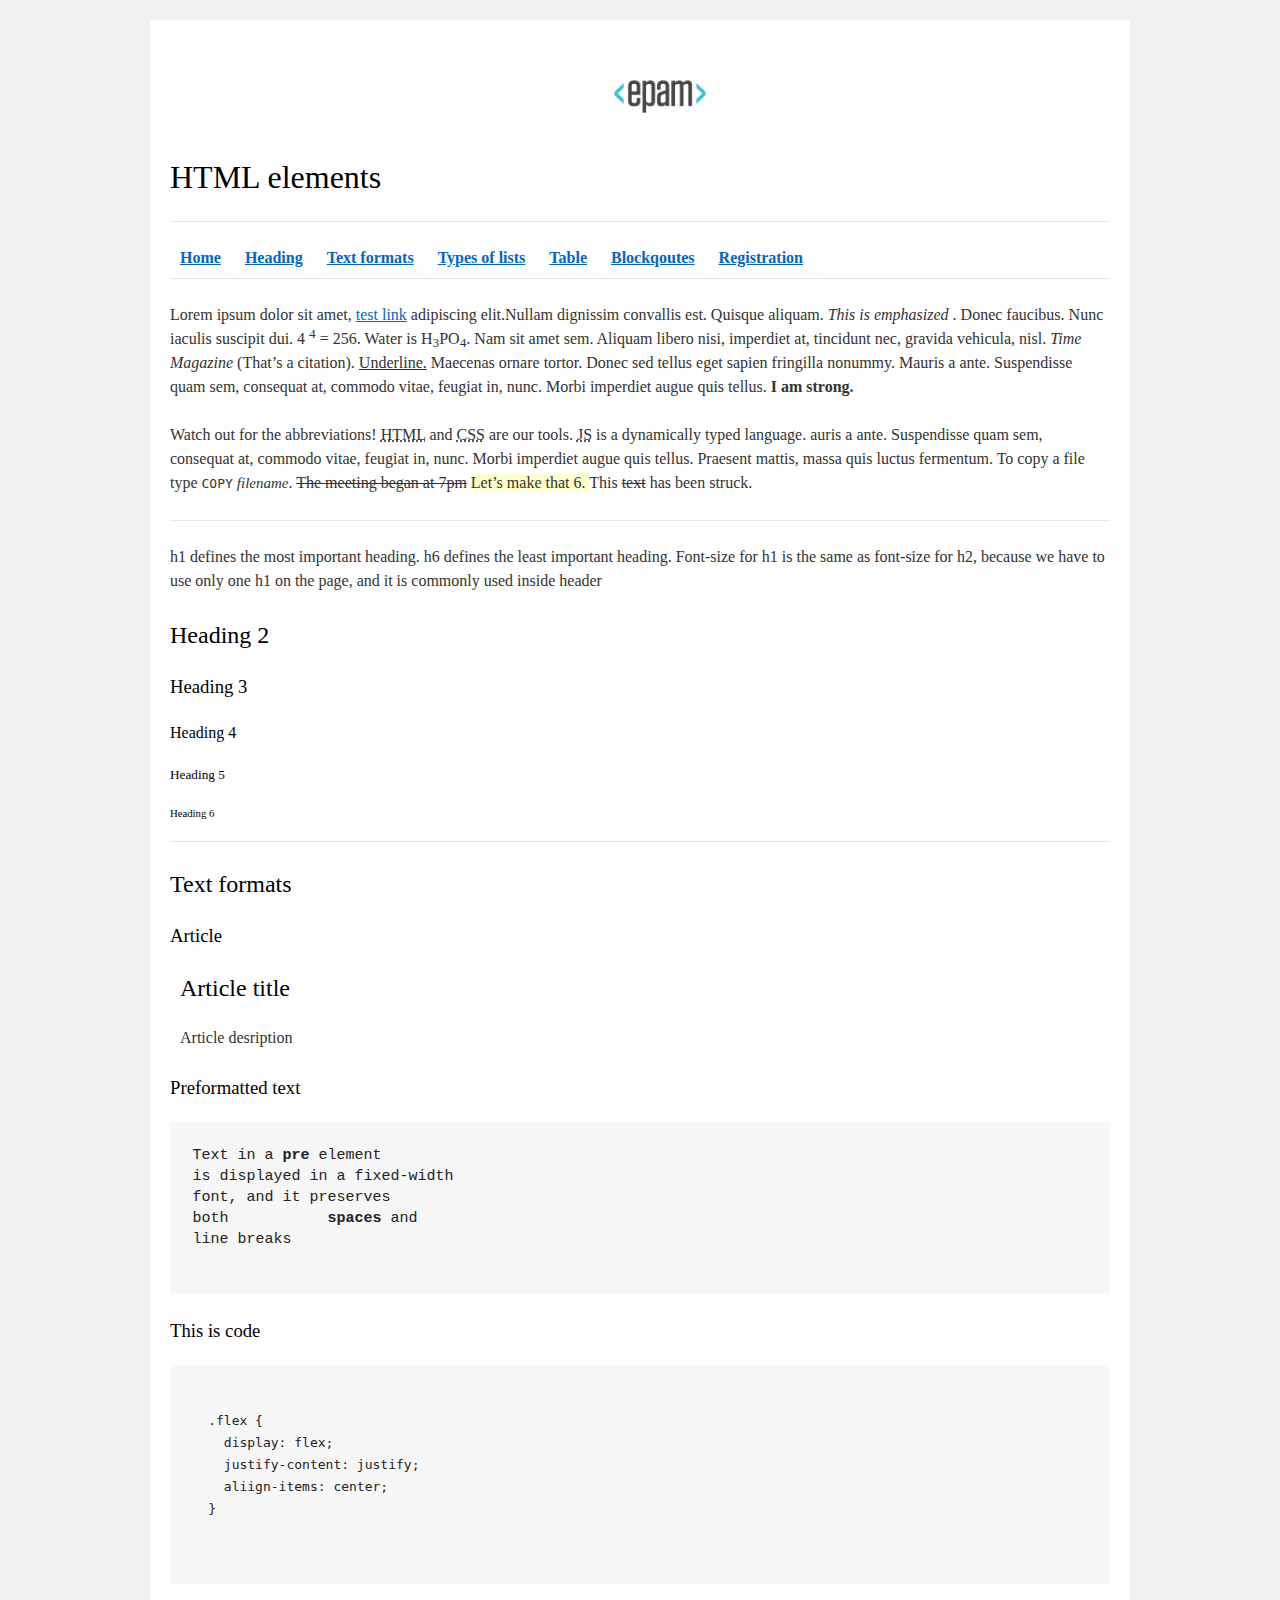
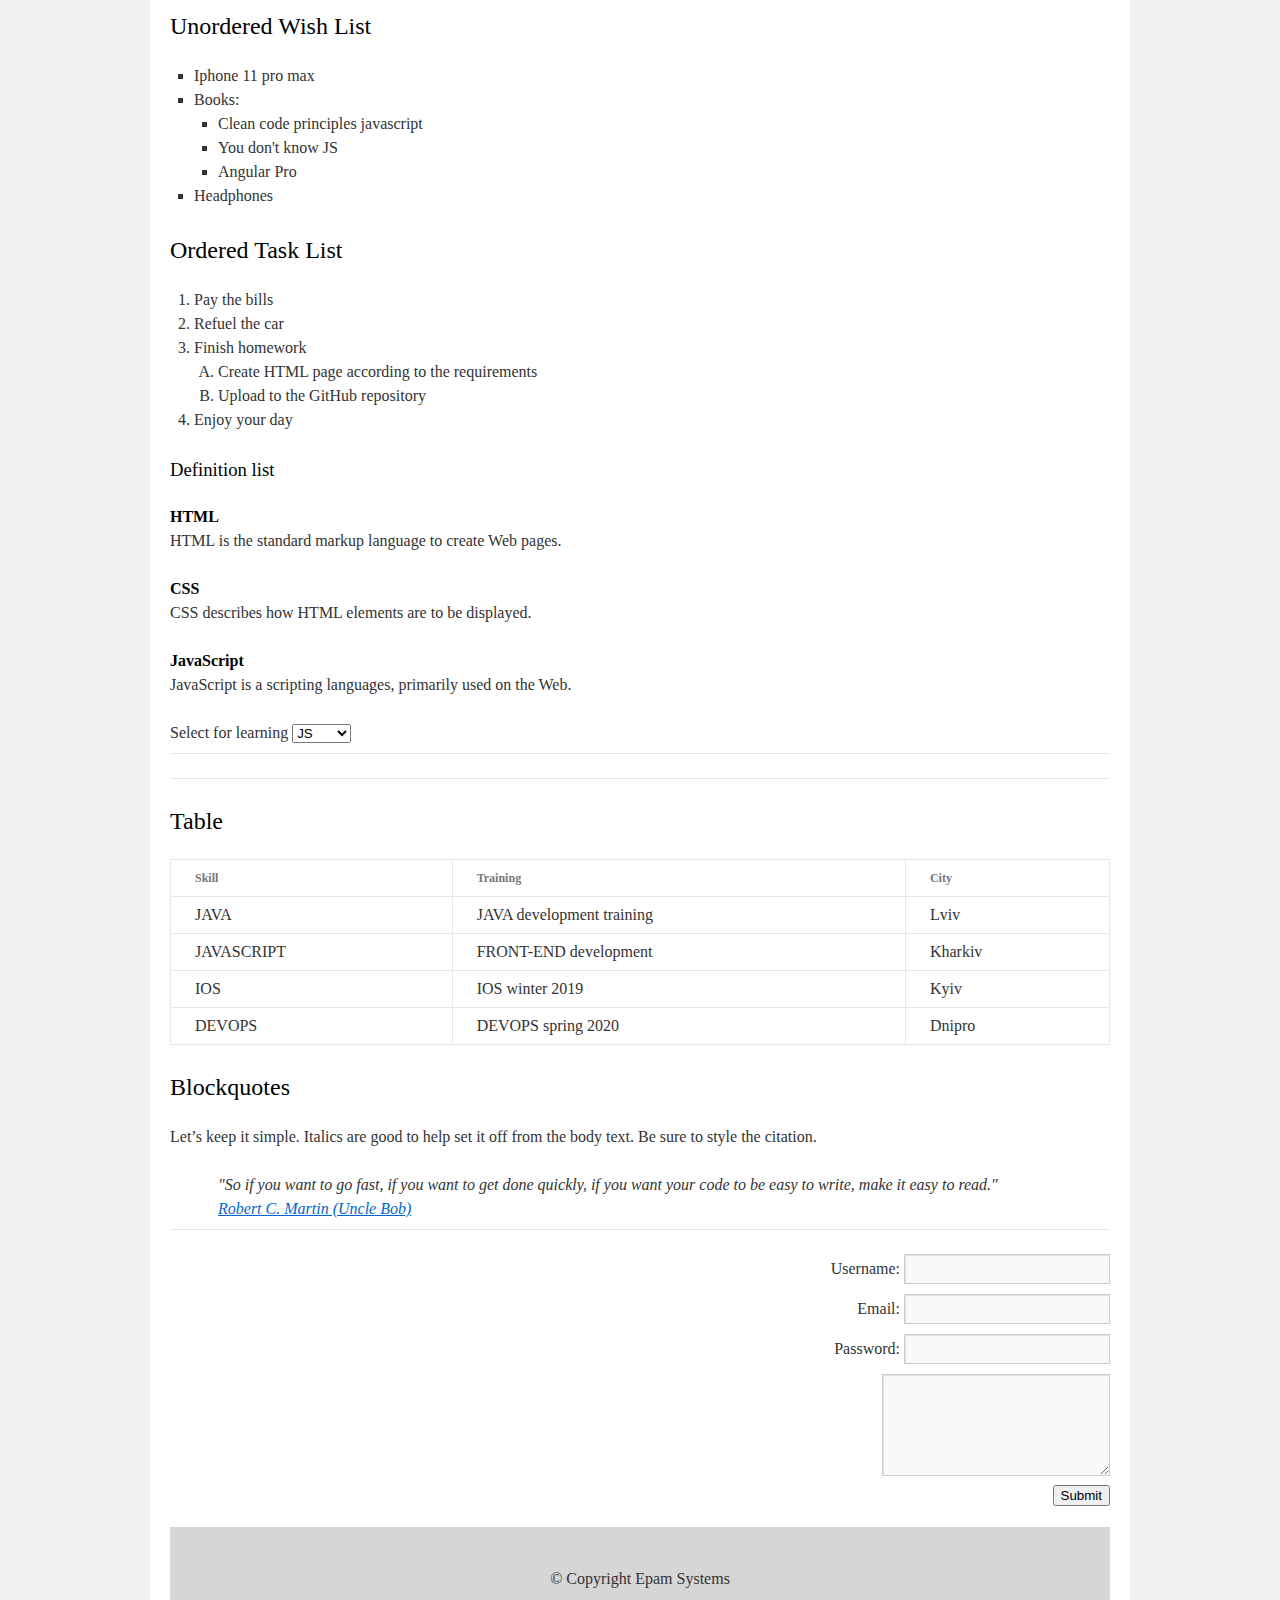
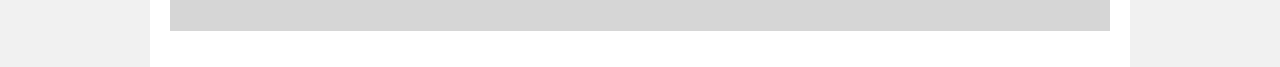
<file: FL12-HW1/homework/index.html>
<!DOCTYPE html>
<html lang="en">

<head>
  <meta charset="utf-8">
  <title>HTML Basics</title>
  <link rel="stylesheet" href="style.css">
</head>

<body>
  <div id="wrapper">
    <div id="main">
      <div id="container">
        <div id="content" role="main">
          <header>
            <img src="./logo.png" alt="EPAM logo">
            <h1>HTML elements</h1>
          </header>
          <nav>
            <hr>
            <a href="#home"><strong>Home</strong></a>
            <a href="#heading"><strong>Heading</strong></a>
            <a href="#text-formats"><strong>Text formats</strong></a>
            <a href="#list-types"><strong>Types of lists</strong></a>
            <a href="#table"><strong>Table</strong></a>
            <a href="#blockqoutes"><strong>Blockqoutes</strong></a>
            <a href="#registration"><strong>Registration</strong></a>
            <hr>
          </nav>
          <div id="home">
            <p>
              Lorem ipsum dolor sit amet, <a href="#">test link</a>
              adipiscing elit.Nullam dignissim convallis est. Quisque aliquam.
              <em> This is emphasized </em>.
              Donec faucibus. Nunc iaculis suscipit dui.
              4 <sup>4</sup> = 256.
              Water is H<sub>3</sub>PO<sub>4</sub>.
              Nam sit amet sem. Aliquam libero nisi, imperdiet at, tincidunt nec, gravida vehicula, nisl.
              <i>Time Magazine</i>
              (That’s a citation).
              <u>Underline.</u>
              Maecenas ornare tortor. Donec sed tellus eget sapien fringilla nonummy. Mauris a ante. Suspendisse quam
              sem, consequat at, commodo vitae, feugiat in, nunc. Morbi imperdiet augue quis tellus.
              <strong>I am strong. </strong>
            </p>
            <p>
              Watch out for the abbreviations!
              <abbr title="Hyper Text Markup Language HTML">HTML</abbr>
              and
              <abbr title="Cascading Style Sheets CSS">CSS</abbr>
              are our tools.
              <abbr title="JavaScript">JS</abbr>
              is a dynamically typed language.
              auris a ante. Suspendisse quam sem, consequat at, commodo vitae, feugiat in, nunc. Morbi imperdiet augue
              quis tellus. Praesent mattis, massa quis luctus fermentum. To copy a file type
              <code>COPY</code>
              <var>filename</var>.
              <s>The meeting began at 7pm</s>
              <ins>Let’s make that 6. </ins>
              This <s>text</s> has been struck.
            </p>
            <hr>
          </div>
          <div id="heading">
            <p>
              h1 defines the most important heading. h6 defines the least important heading. Font-size for h1 is the
              same as font-size for h2, because we have to use only one h1 on the page, and it is commonly used inside
              header
            </p>
            <h2>Heading 2</h2>
            <h3>Heading 3 </h3>
            <h4>Heading 4</h4>
            <h5>Heading 5 </h5>
            <h6>Heading 6 </h6>
          </div>
          <hr>
          <div id="text-formats">
            <h2>Text formats</h2>
            <h3>Article</h3>
            <article>
              <h2>Article title</h2>
              <p>Article desription</p>
            </article>
            <h3>Preformatted text</h3>
            <pre>
Text in a <b>pre</b> element
is displayed in a fixed-width
font, and it preserves
both           <b>spaces</b> and
line breaks
              </pre>
            <h3>This is code</h3>
            <pre>
<code>
  .flex {
    display: flex;
    justify-content: justify;
    aliign-items: center;
  }
</code>
              </pre>
          </div>
          <div id="list-types">
            <h2>Unordered Wish List</h2>
            <ul>
              <li>Iphone 11 pro max</li>
              <li>
                Books:
                <ul>
                  <li>Clean code principles javascript</li>
                  <li>You don't know JS</li>
                  <li>Angular Pro</li>
                </ul>
              </li>
              <li>Headphones</li>
            </ul>
            <h2>Ordered Task List</h2>
            <ol>
              <li>Pay the bills</li>
              <li>Refuel the car</li>
              <li>Finish homework
                <ol>
                  <li>Create HTML page according to the requirements</li>
                  <li>Upload to the GitHub repository</li>
                </ol>
              </li>
              <li>Enjoy your day</li>
            </ol>
            <h3>Definition list</h3>
            <dl>
              <dt>HTML</dt>
              <dd>HTML is the standard markup language to create Web pages.</dd>
              <dt>CSS</dt>
              <dd>CSS describes how HTML elements are to be displayed.</dd>
              <dt>JavaScript</dt>
              <dd>JavaScript is a scripting languages, primarily used on the Web.</dd>
            </dl>
            <span>Select for learning
              <select>
                <option value="JS">JS</option>
                <option value="HTML">HTML</option>
                <option value="CSS">CSS</option>
              </select>
            </span>
          </div>
          <hr>
          <hr>
          <div id="table">
            <h2>Table</h2>
            <table>
              <tr>
                <th>Skill</th>
                <th>Training</th>
                <th>City</th>
              </tr>
              <tr>
                <td>JAVA</td>
                <td>JAVA development training</td>
                <td>Lviv</td>
              </tr>
              <tr>
                <td>JAVASCRIPT</td>
                <td>FRONT-END development</td>
                <td>Kharkiv</td>
              </tr>
              <tr>
                <td>IOS</td>
                <td>IOS winter 2019</td>
                <td>Kyiv</td>
              </tr>
              <tr>
                <td>DEVOPS</td>
                <td>DEVOPS spring 2020</td>
                <td>Dnipro</td>
              </tr>
            </table>
          </div>
          <div id="blockqoutes">
            <h2>Blockquotes</h2>
            <p>Let’s keep it simple. Italics are good to help set it off from the body text. Be sure to style the
              citation.</p>
            <blockquote>
              "So if you want to go fast, if you want to get done quickly, if you want your code to be easy to write,
              make it easy to read."<br>
              <a href="#">Robert C. Martin (Uncle Bob)</a>
            </blockquote>
          </div>
          <hr>
          <div id="registration">

            <form action="#">
              Username:
              <input type="text" name="username">
              <br> Email:
              <input type="text" name="email">
              <br> Password:
              <input type="password" name="password">
              <br>
              <textarea rows="4" cols="23"></textarea>
              <br>
              <button type="submit">Submit</button>
            </form>
          </div>
          <footer>© Copyright Epam Systems</footer>
        </div>
      </div>
    </div>
  </div>
  </div>
</body>

</html>
</file>
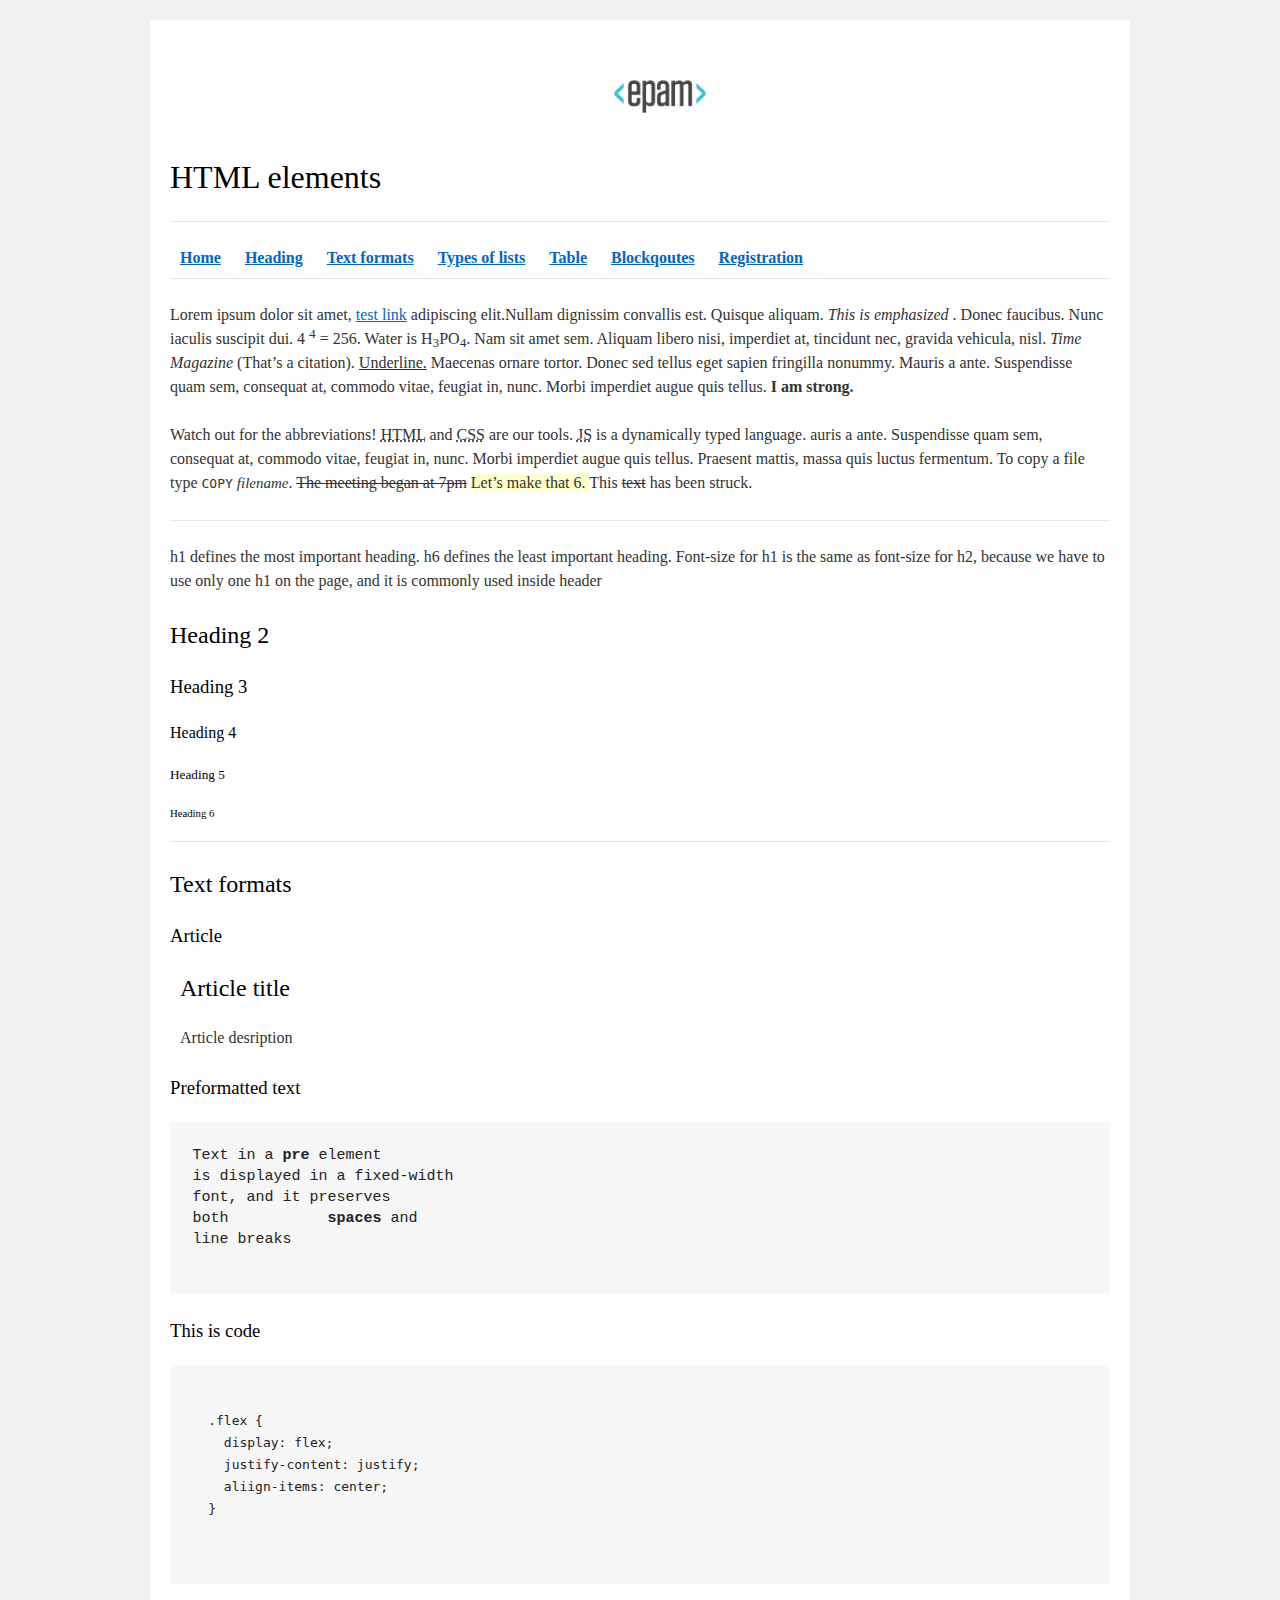
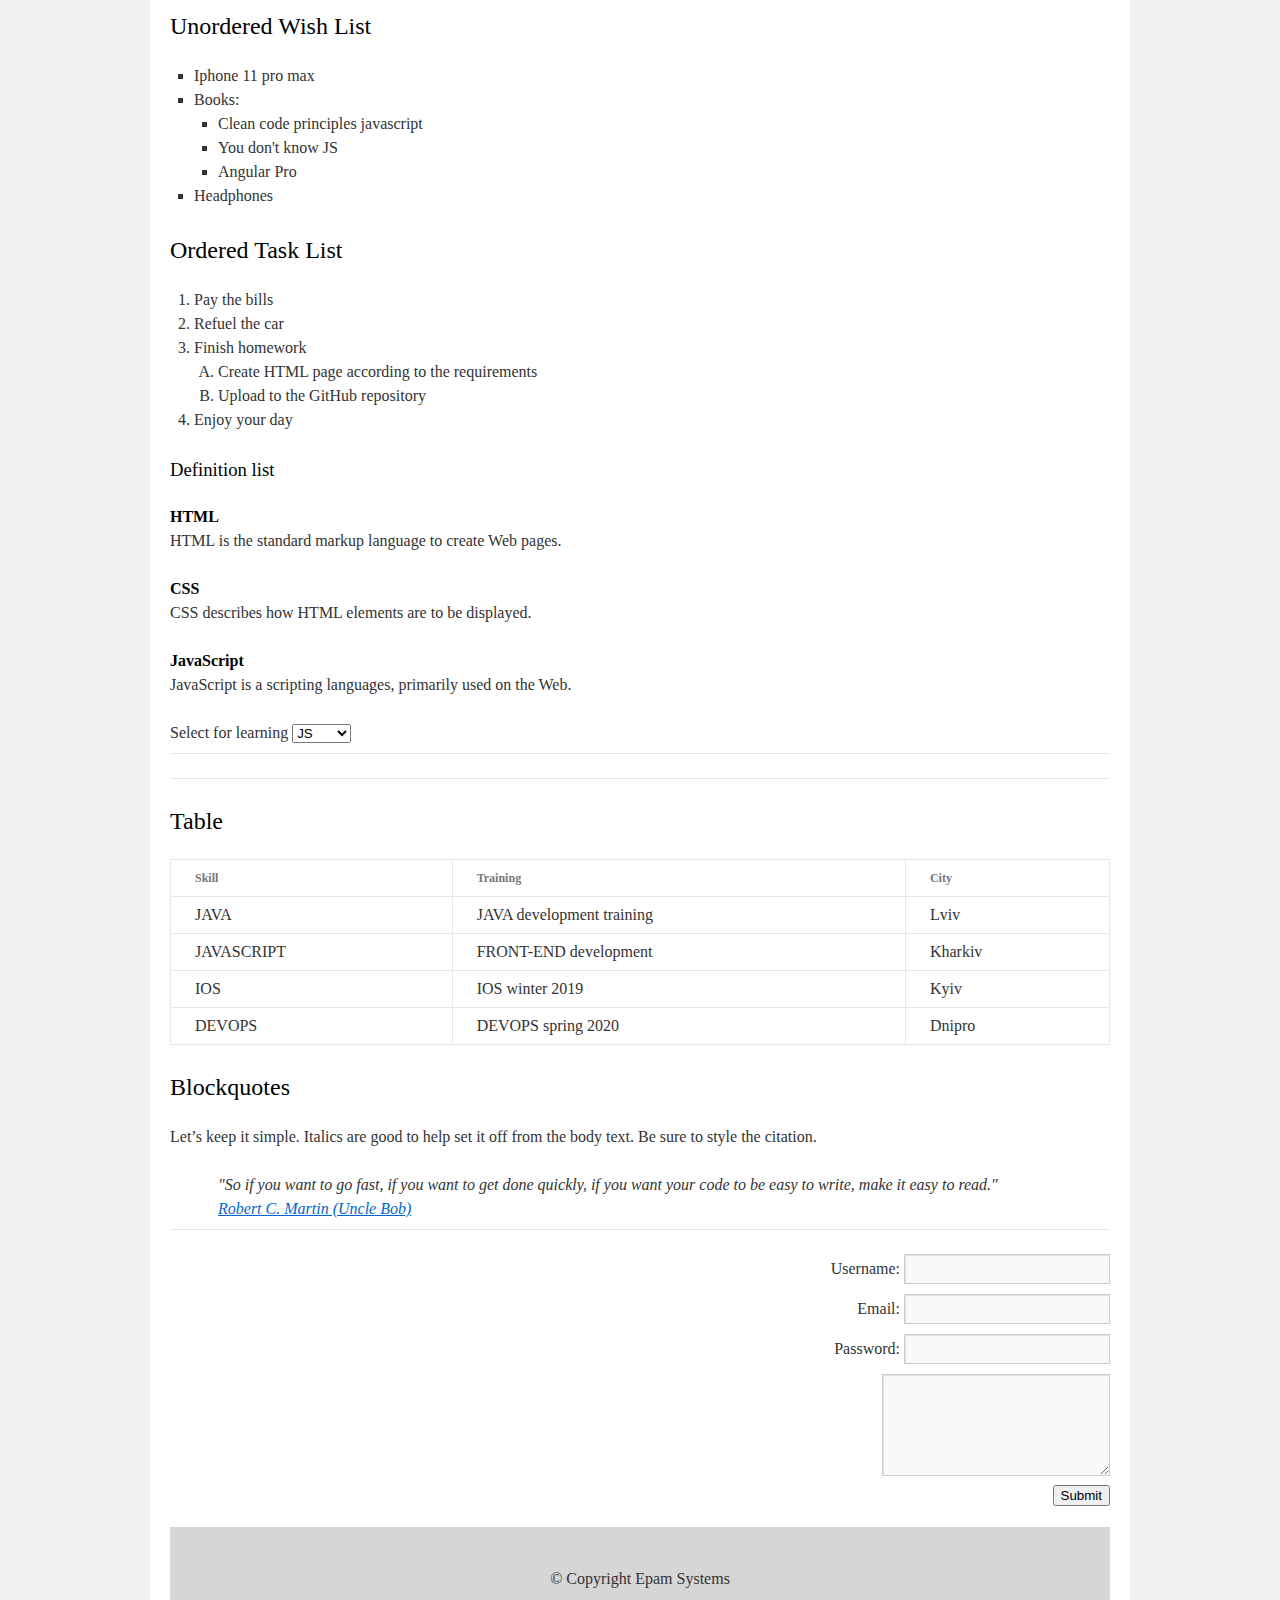
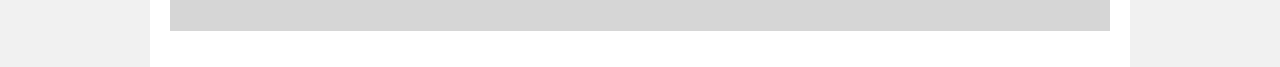
<file: FL12_HW1/homework/index.html>
<!DOCTYPE html>
<html lang="en">

<head>
  <meta charset="utf-8">
  <title>HTML Basics</title>
  <link rel="stylesheet" href="style.css">
</head>

<body>
  <div id="wrapper">
    <div id="main">
      <div id="container">
        <div id="content" role="main">
          <header>
            <img src="./logo.png" alt="EPAM logo">
            <h1>HTML elements</h1>
          </header>
          <nav>
            <hr>
            <a href="#home"><strong>Home</strong></a>
            <a href="#heading"><strong>Heading</strong></a>
            <a href="#text-formats"><strong>Text formats</strong></a>
            <a href="#list-types"><strong>Types of lists</strong></a>
            <a href="#table"><strong>Table</strong></a>
            <a href="#blockqoutes"><strong>Blockqoutes</strong></a>
            <a href="#registration"><strong>Registration</strong></a>
            <hr>
          </nav>
          <div id="home">
            <p>
              Lorem ipsum dolor sit amet, <a href="#">test link</a>
              adipiscing elit.Nullam dignissim convallis est. Quisque aliquam.
              <em> This is emphasized </em>.
              Donec faucibus. Nunc iaculis suscipit dui.
              4 <sup>4</sup> = 256.
              Water is H<sub>3</sub>PO<sub>4</sub>.
              Nam sit amet sem. Aliquam libero nisi, imperdiet at, tincidunt nec, gravida vehicula, nisl.
              <i>Time Magazine</i>
              (That’s a citation).
              <u>Underline.</u>
              Maecenas ornare tortor. Donec sed tellus eget sapien fringilla nonummy. Mauris a ante. Suspendisse quam
              sem, consequat at, commodo vitae, feugiat in, nunc. Morbi imperdiet augue quis tellus.
              <strong>I am strong. </strong>
            </p>
            <p>
              Watch out for the abbreviations!
              <abbr title="Hyper Text Markup Language HTML">HTML</abbr>
              and
              <abbr title="Cascading Style Sheets CSS">CSS</abbr>
              are our tools.
              <abbr title="JavaScript">JS</abbr>
              is a dynamically typed language.
              auris a ante. Suspendisse quam sem, consequat at, commodo vitae, feugiat in, nunc. Morbi imperdiet augue
              quis tellus. Praesent mattis, massa quis luctus fermentum. To copy a file type
              <code>COPY</code>
              <var>filename</var>.
              <s>The meeting began at 7pm</s>
              <ins>Let’s make that 6. </ins>
              This <s>text</s> has been struck.
            </p>
            <hr>
          </div>
          <div id="heading">
            <p>
              h1 defines the most important heading. h6 defines the least important heading. Font-size for h1 is the
              same as font-size for h2, because we have to use only one h1 on the page, and it is commonly used inside
              header
            </p>
            <h2>Heading 2</h2>
            <h3>Heading 3 </h3>
            <h4>Heading 4</h4>
            <h5>Heading 5 </h5>
            <h6>Heading 6 </h6>
          </div>
          <hr>
          <div id="text-formats">
            <h2>Text formats</h2>
            <h3>Article</h3>
            <article>
              <h2>Article title</h2>
              <p>Article desription</p>
            </article>
            <h3>Preformatted text</h3>
            <pre>
Text in a <b>pre</b> element
is displayed in a fixed-width
font, and it preserves
both           <b>spaces</b> and
line breaks
              </pre>
            <h3>This is code</h3>
            <pre>
<code>
  .flex {
    display: flex;
    justify-content: justify;
    aliign-items: center;
  }
</code>
              </pre>
          </div>
          <div id="list-types">
            <h2>Unordered Wish List</h2>
            <ul>
              <li>Iphone 11 pro max</li>
              <li>
                Books:
                <ul>
                  <li>Clean code principles javascript</li>
                  <li>You don't know JS</li>
                  <li>Angular Pro</li>
                </ul>
              </li>
              <li>Headphones</li>
            </ul>
            <h2>Ordered Task List</h2>
            <ol>
              <li>Pay the bills</li>
              <li>Refuel the car</li>
              <li>Finish homework
                <ol>
                  <li>Create HTML page according to the requirements</li>
                  <li>Upload to the GitHub repository</li>
                </ol>
              </li>
              <li>Enjoy your day</li>
            </ol>
            <h3>Definition list</h3>
            <dl>
              <dt>HTML</dt>
              <dd>HTML is the standard markup language to create Web pages.</dd>
              <dt>CSS</dt>
              <dd>CSS describes how HTML elements are to be displayed.</dd>
              <dt>JavaScript</dt>
              <dd>JavaScript is a scripting languages, primarily used on the Web.</dd>
            </dl>
            <span>Select for learning
              <select>
                <option value="JS">JS</option>
                <option value="HTML">HTML</option>
                <option value="CSS">CSS</option>
              </select>
            </span>
          </div>
          <hr>
          <hr>
          <div id="table">
            <h2>Table</h2>
            <table>
              <tr>
                <th>Skill</th>
                <th>Training</th>
                <th>City</th>
              </tr>
              <tr>
                <td>JAVA</td>
                <td>JAVA development training</td>
                <td>Lviv</td>
              </tr>
              <tr>
                <td>JAVASCRIPT</td>
                <td>FRONT-END development</td>
                <td>Kharkiv</td>
              </tr>
              <tr>
                <td>IOS</td>
                <td>IOS winter 2019</td>
                <td>Kyiv</td>
              </tr>
              <tr>
                <td>DEVOPS</td>
                <td>DEVOPS spring 2020</td>
                <td>Dnipro</td>
              </tr>
            </table>
          </div>
          <div id="blockqoutes">
            <h2>Blockquotes</h2>
            <p>Let’s keep it simple. Italics are good to help set it off from the body text. Be sure to style the
              citation.</p>
            <blockquote>
              "So if you want to go fast, if you want to get done quickly, if you want your code to be easy to write,
              make it easy to read."<br>
              <a href="#">Robert C. Martin (Uncle Bob)</a>
            </blockquote>
          </div>
          <hr>
          <div id="registration">

            <form action="#">
              Username:
              <input type="text" name="username">
              <br> Email:
              <input type="email" name="email">
              <br> Password:
              <input type="password" name="password">
              <br>
              <textarea rows="4" cols="23"></textarea>
              <br>
              <button type="submit">Submit</button>
            </form>
          </div>
          <footer>© Copyright Epam Systems</footer>
        </div>
      </div>
    </div>
  </div>
</body>

</html>
</file>
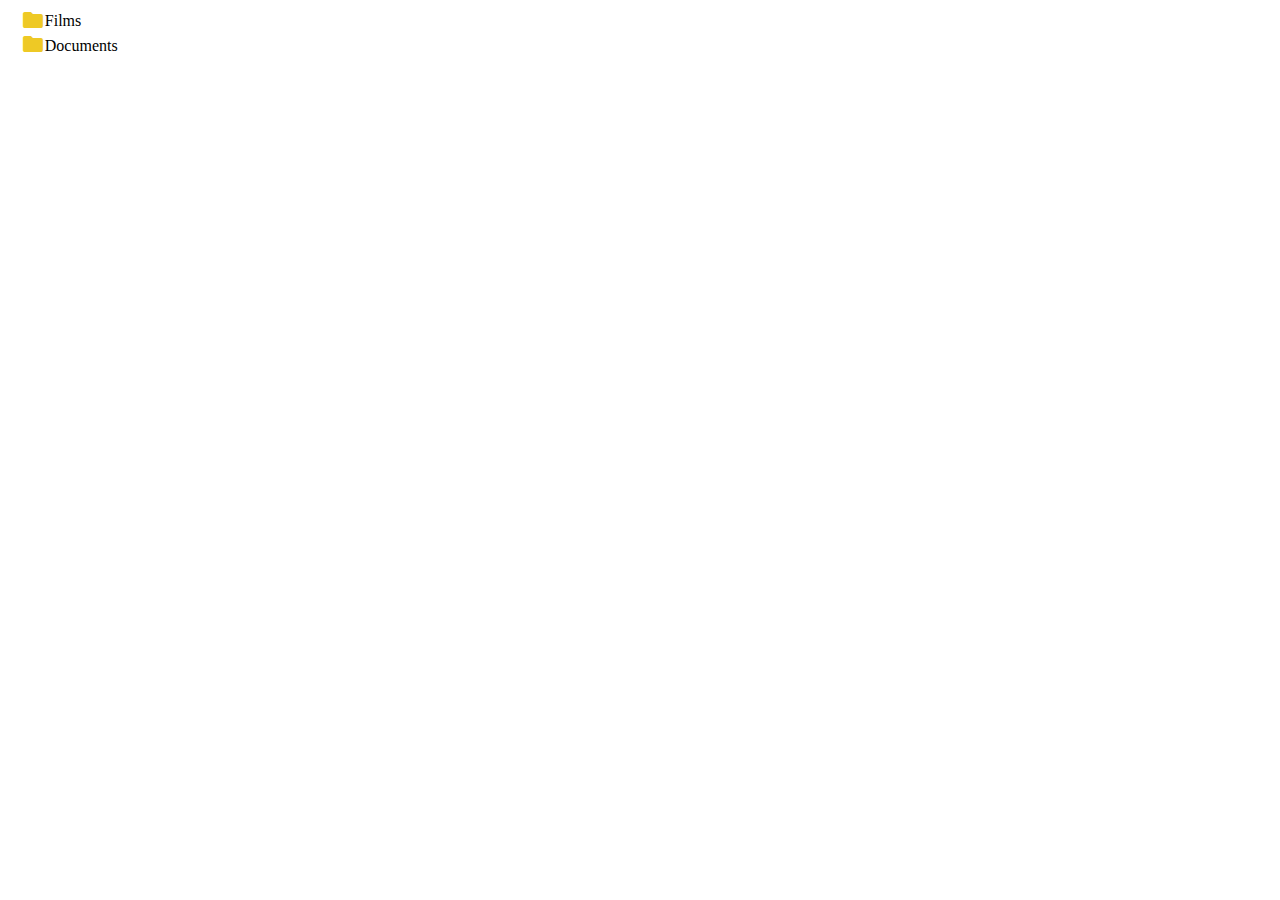
<file: FL12_HW11/homework/index.html>
<!-- DO NOT MODIFY THIS FILE -->
<!DOCTYPE html>
<html lang="en">
<head>
  <meta charset="UTF-8">
  <title>Homework 11 - DOM</title>
  <link rel="stylesheet" href="material-icons/material-icons.css">
  <link rel="stylesheet" href="styles.css">
</head>
<body>
  <div id="root"></div>
  <script src="app.js"></script>
</body>
</html>
</file>
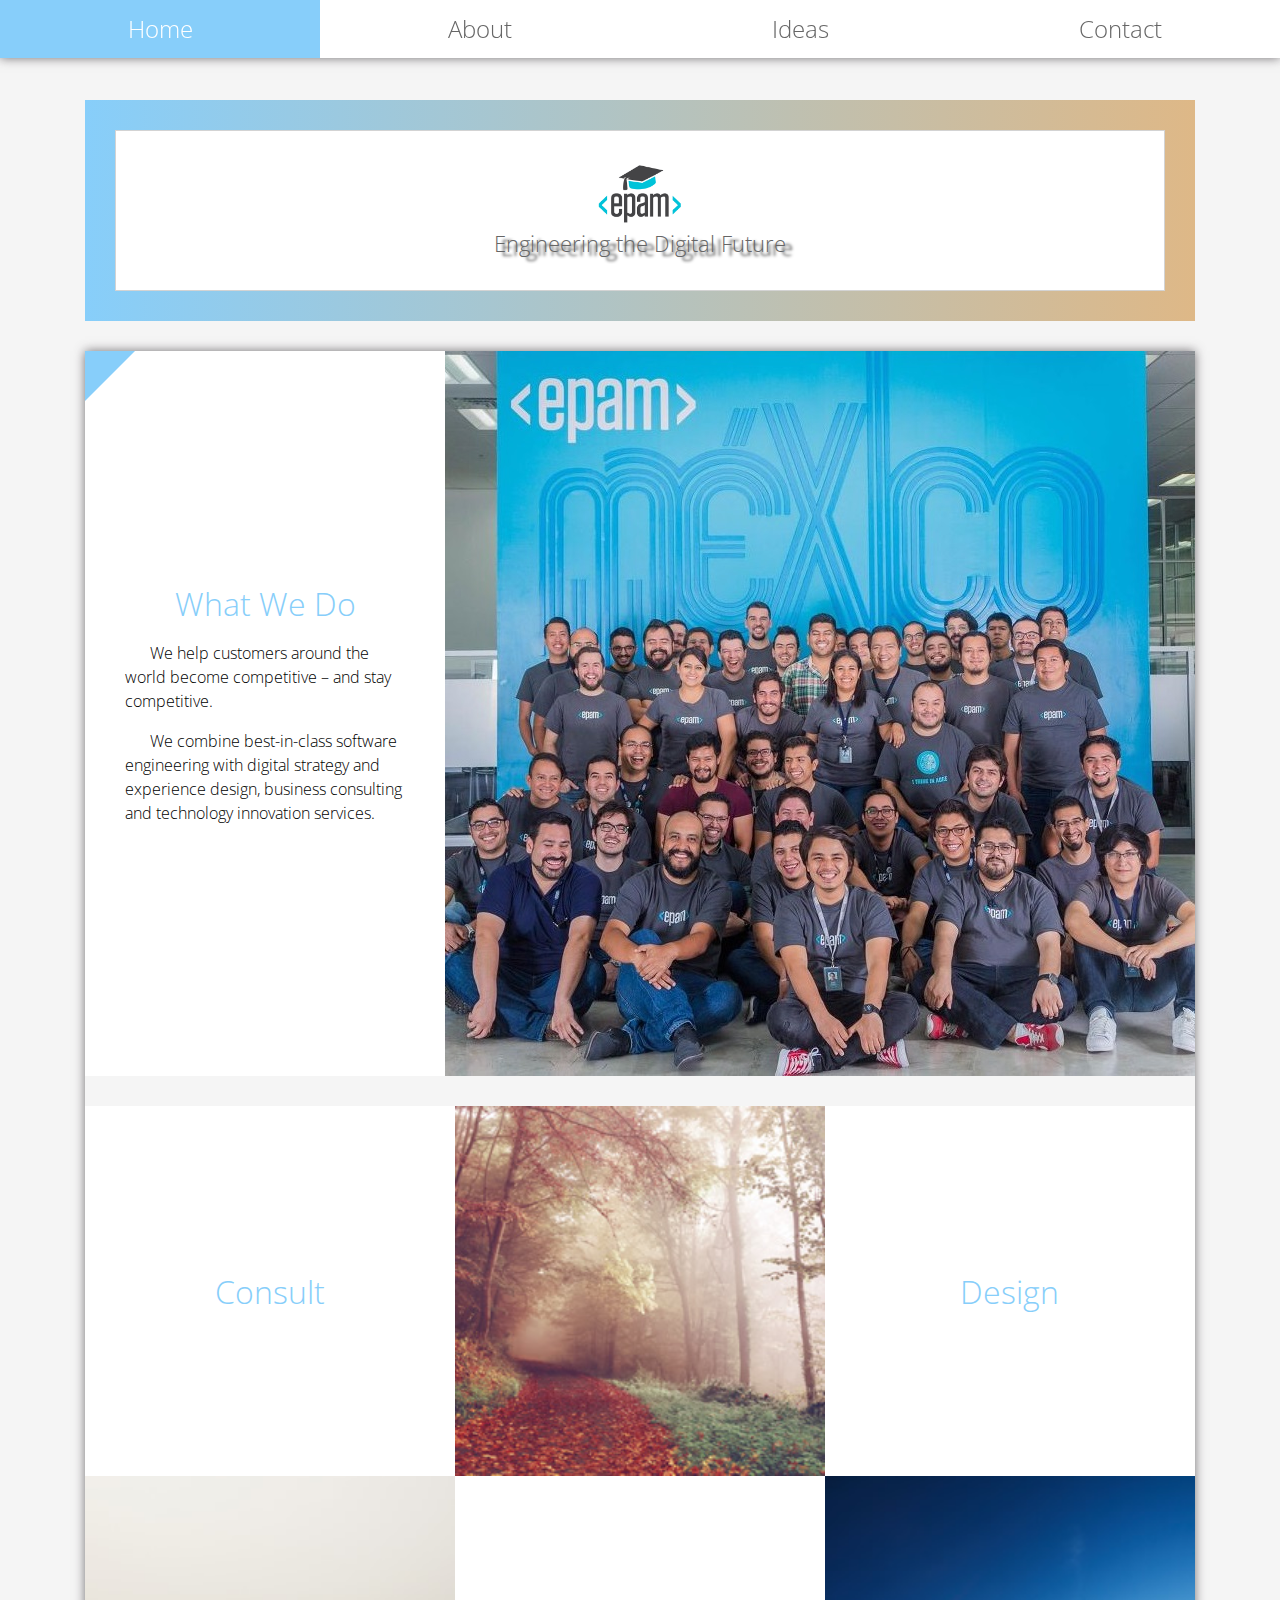
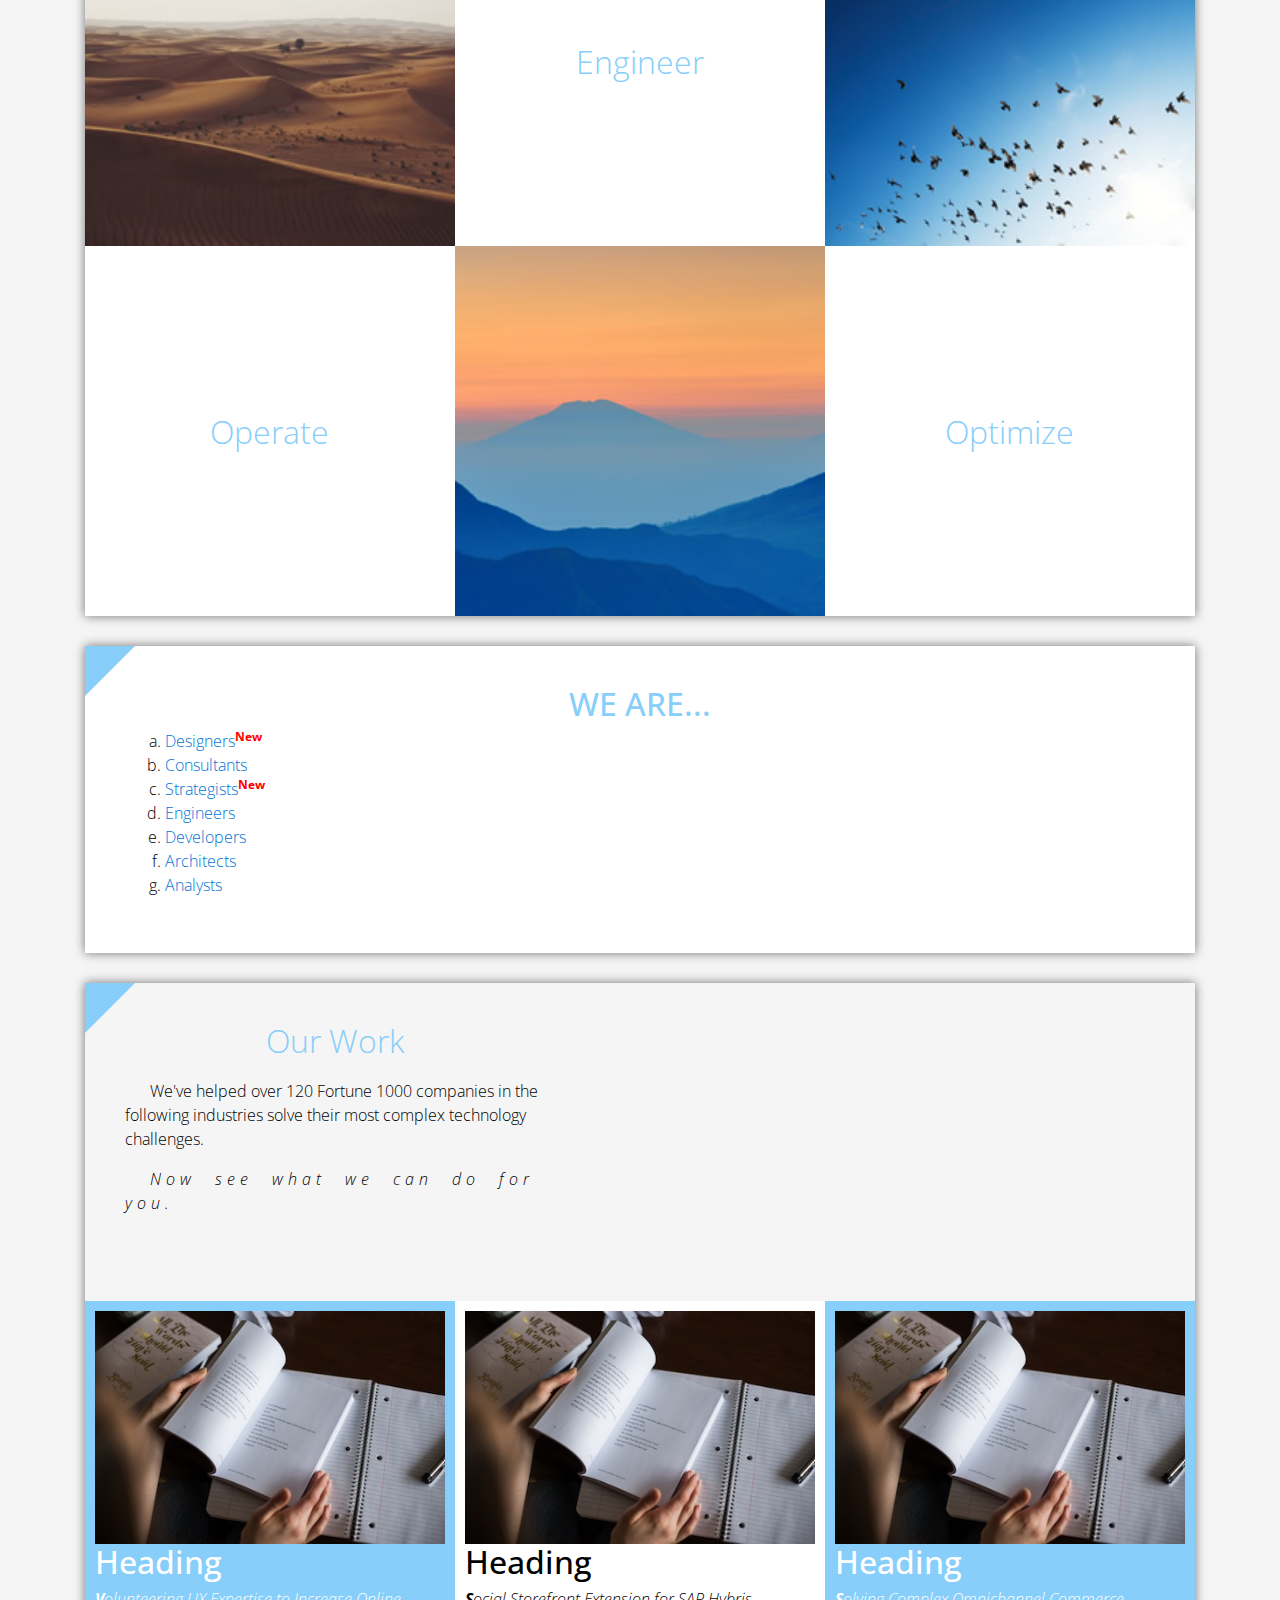
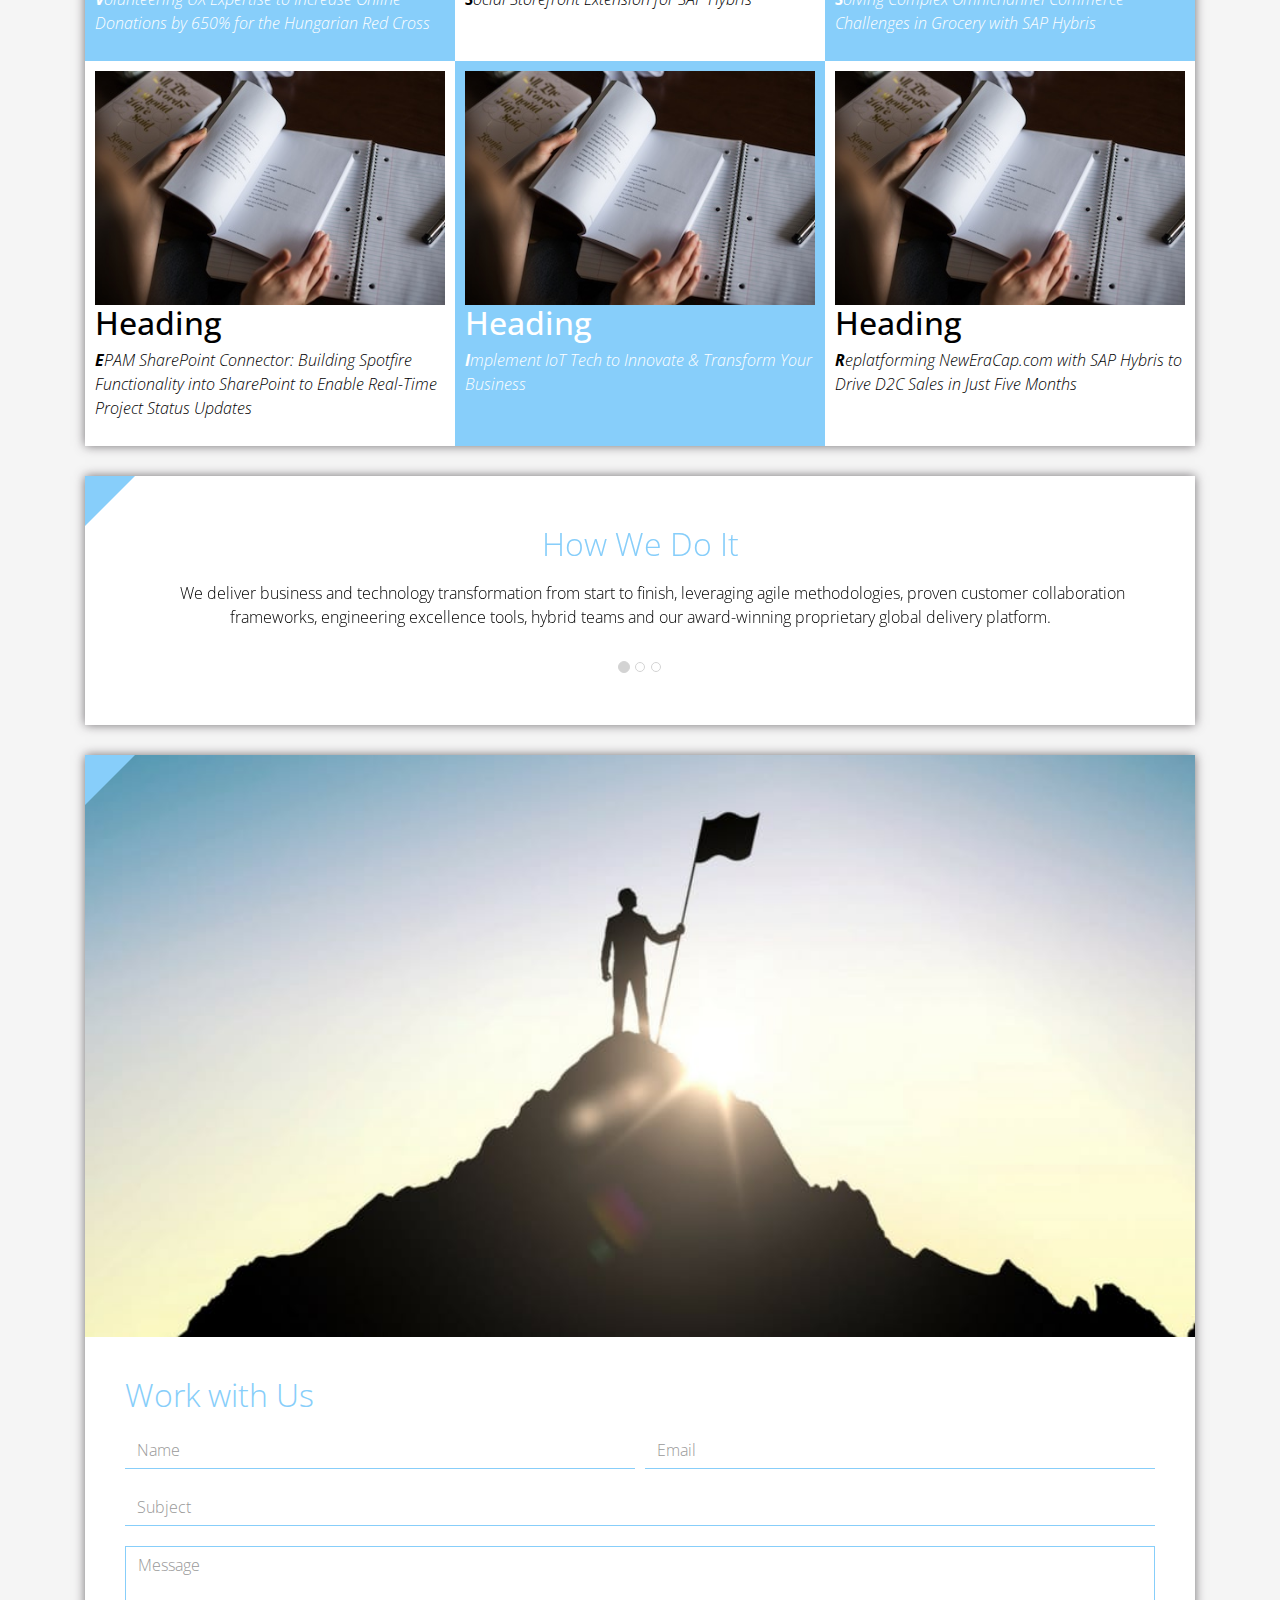
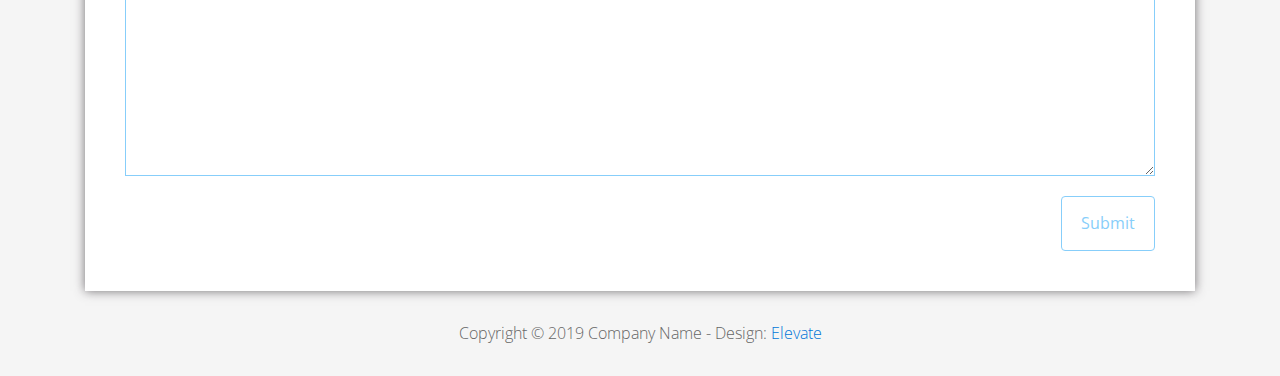
<file: FL12_HW2/homework/index.html>
<!DOCTYPE html>
<html lang="en">
<head>
  <meta charset="utf-8">
  <meta http-equiv="X-UA-Compatible" content="IE=edge">
  <meta name="viewport" content="width=device-width, initial-scale=1">

  <title>CSS Basics HW</title>



  <!-- load stylesheets -->
  <link rel="stylesheet" href="http://fonts.googleapis.com/css?family=Open+Sans:300,400">
  <!-- Google web font "Open Sans" -->
  <link rel="stylesheet" href="css/bootstrap.min.css">
  <!-- Bootstrap style -->
  <link rel="stylesheet" href="css/general.css">
  <link rel="stylesheet" href="css/style.css">
  <!-- Templatemo style -->
</head>

<body>
<div class="container">

  <div class="tm-sidebar">
    <nav class="tm-main-nav">
      <ul>
        <li class="tm-nav-item"><a href="#home" class="tm-nav-item-link">Home</a></li>
        <li class="tm-nav-item"><a href="#about" class="tm-nav-item-link">About</a></li>
        <li class="tm-nav-item"><a href="#ideas" class="tm-nav-item-link">Ideas</a></li>
        <li class="tm-nav-item"><a href="#contact" class="tm-nav-item-link">Contact</a></li>
      </ul>
    </nav>
  </div>

  <div class="tm-main-content">

    <div id="home" class="tm-content-box tm-content-header margin-b-10">
      <div class="tm-banner">
        <div class="tm-banner-inner">
          <img src="img/epam_logo.png" width="100" alt="">
          <p class="tm-banner-text">Engineering the Digital Future</p>
        </div>
      </div>
    </div>

    <section>
      <div class="tm-content-box flex-2-col">

        <div class="padding-medium flex-item tm-team-description-container flex-item">
          <h2 class="tm-section-title">What We Do</h2>
          <p class="tm-section-description">We help customers around the world become competitive – and stay competitive.</p>
          <p class="tm-section-description"> We combine best-in-class software engineering with digital strategy and experience design, business consulting and technology innovation services.</p>
        </div>
        <div class="flex-item tm-team-img">
          <img src="img/epam-mexico.jpg" alt="epam-mexico">
        </div>

      </div>

      <div id="about" class="tm-content-box">

        <ul class="boxes gallery-container">
          <li class="box box-bg">
            <h2 class="tm-section-title tm-section-title-box tm-box-bg-title">Consult</h2>
          </li>
          <li class="box">
            <a href="img/idea-large-01.jpg">
              <img src="img/idea-01.jpg" alt="Image" class="img-fluid thumbnail box-img">
            </a>
          </li>
          <li class="box box-bg">
            <h2 class="tm-section-title tm-section-title-box tm-box-bg-title">Design</h2>
          </li>
          <li class="box">
            <a href="img/idea-large-02.jpg">
              <img src="img/idea-02.jpg" alt="Image" class="img-fluid thumbnail box-img">
            </a>
          </li>
          <li class="box box-bg">
            <h2 class="tm-section-title tm-section-title-box tm-box-bg-title">Engineer</h2>
          </li>
          <li class="box">
            <a href="img/idea-large-03.jpg">
              <img src="img/idea-03.jpg" alt="Image" class="img-fluid thumbnail box-img">
            </a>
          </li>
          <li class="box box-bg">
            <h2 class="tm-section-title tm-section-title-box tm-box-bg-title">Operate</h2>
          </li>
          <li class="box">
            <a href="img/idea-large-04.jpg">
              <img src="img/idea-04.jpg" alt="Image" class="img-fluid thumbnail box-img">
            </a>
          </li>
          <li class="box box-bg">
            <h2 class="tm-section-title tm-section-title-box tm-box-bg-title">Optimize</h2>
          </li>
        </ul>

      </div>

    </section>

    <!-- slider -->
    <section class="heading tm-content-box">
      <div class="padding-medium">
        <h2> WE ARE...</h2>
        <ol>
          <li><a href="index.html" class="text">Designers</a></li>
          <li><a href="index.html">Consultants</a></li>
          <li><a href="#" class="text">Strategists</a></li>
          <li><a href="#">Engineers</a></li>
          <li><a href="#">Developers</a></li>
          <li><a href="#">Architects</a></li>
          <li><a href="#">Analysts</a></li>
        </ol>
      </div>
    </section>

    <section class="blocks">
      <div class="padding-medium flex-item tm-team-description-container">
        <h2 class="tm-section-title">Our Work</h2>
        <p class="tm-section-description">We've helped over 120 Fortune 1000 companies in the following industries solve their most complex technology challenges. </p>
        <p class="tm-section-description"> Now see what we can do for you.</p>
      </div>
      <div class="tm-content-box flex-2-col">
      </div>
      <div  class="tm-content-box">
        <ul class="boxes gallery-container">
          <li class="box box-work">
            <img src="img/study.jpeg" alt="Image" class="img-fluid">
            <div>
              <h2>Heading</h2>
              <p>Volunteering UX Expertise to Increase Online Donations by 650% for the Hungarian Red Cross</p>
            </div>
          </li>
          <li class="box box-work">
            <img src="img/study.jpeg" alt="Image" class="img-fluid">
            <div>
              <h2>Heading</h2>
              <p>Social Storefront Extension for SAP Hybris</p>
            </div>
          </li>
          <li class="box box-work">
            <img src="img/study.jpeg" alt="Image" class="img-fluid">
            <div>
              <h2>Heading</h2>
              <p>Solving Complex Omnichannel Commerce Challenges in Grocery with SAP Hybris</p>
            </div>
          </li>
          <li class="box box-work">
            <img src="img/study.jpeg" alt="Image" class="img-fluid">
            <div>
              <h2>Heading</h2>
              <p>EPAM SharePoint Connector: Building Spotfire Functionality into SharePoint to Enable Real-Time Project Status Updates</p>
            </div>
          </li>
          <li class="box box-work">
            <img src="img/study.jpeg" alt="Image" class="img-fluid">
            <div>
              <h2>Heading</h2>
              <p>Implement IoT Tech to Innovate &amp; Transform Your Business</p>
            </div>
          </li>
          <li class="box box-work">
            <img src="img/study.jpeg" alt="Image" class="img-fluid">
            <div>
              <h2>Heading</h2>
              <p>Replatforming NewEraCap.com with SAP Hybris to Drive D2C Sales in Just Five Months</p>
            </div>
          </li>
        </ul>

      </div>
    </section>

    <section id="ideas">
      <div id="tmCarousel" class="carousel slide tm-content-box" data-ride="carousel">

        <ol class="carousel-indicators">
          <li data-target="#tmCarousel" data-slide-to="0" class="active"></li>
          <li data-target="#tmCarousel" data-slide-to="1" class=""></li>
          <li data-target="#tmCarousel" data-slide-to="2" class=""></li>
        </ol>

        <div class="carousel-inner" role="listbox">

          <div class="carousel-item active">
            <div class="carousel-content">
              <div class="flex-item">
                <h2 class="tm-section-title">How We Do It</h2>
                <p class="tm-section-description carousel-description">We deliver business and technology transformation from start to finish, leveraging agile methodologies, proven customer collaboration frameworks, engineering excellence tools, hybrid teams and our award-winning proprietary global delivery platform.</p>
              </div>
            </div>
          </div>

          <div class="carousel-item">
            <div class="carousel-content">
              <div class="flex-item">
                <h2 class="tm-section-title">Our Clients</h2>
                <p class="tm-section-description carousel-description">Lorem ipsum dolor sit amet,
                  consectetur adipiscing elit. Quisque vel nisi pharetra nibh varius pharetra ac
                  sagittis nisi. Etiam pharetra vestibulum hendrerit. Pellentesque interdum metus
                  sed massa rutrum.</p>
              </div>
            </div>
          </div>

          <div class="carousel-item">
            <div class="carousel-content">
              <div class="flex-item">
                <h2 class="tm-section-title">Our Projects</h2>
                <p class="tm-section-description carousel-description">Donec ex libero, fringilla
                  vitae purus sit amet, rhoncus pharetra lorem. Pellentesque id sem id lacus
                  ultricies vehicula. Aliquam rutrum mi non. Pellentesque interdum metus sed massa
                  rutrum.</p>
              </div>
            </div>
          </div>

        </div>

      </div>
    </section>

    <section class="tm-content-box">
      <img src="img/contact-us.jpg" alt="Contact image" class="img-fluid img-contact-us">

      <div id="contact" class="padding-medium">
        <h2 class="tm-section-title">Work with Us</h2>
        <form action="#contact" method="get" class="contact-form">

          <div class="form-group col-xs-12 col-sm-12 col-md-6 col-lg-6 form-group-2-col-left">
            <input type="text" id="contact_name" name="contact_name" class="form-control"
                   placeholder="Name" required/>
          </div>
          <div class="form-group col-xs-12 col-sm-12 col-md-6 col-lg-6 form-group-2-col-right mandatory-field">
            <input type="email" id="contact_email" name="contact_email" class="form-control"
                   placeholder="Email" required/>
          </div>
          <div class="form-group">
            <input type="text" id="contact_subject" name="contact_subject" class="form-control"
                   placeholder="Subject" required/>
          </div>
          <div class="form-group">
            <textarea id="contact_message" name="contact_message" class="form-control" rows="9"
                      placeholder="Message" required></textarea>
          </div>

          <button type="submit" class="btn btn-primary submit-btn">Submit</button>

        </form>
      </div>
    </section>

    <footer class="tm-footer">
      <p class="text-xs-center">Copyright &copy; 2019 Company Name

        - Design: <a rel="nofollow" href="http://www.templatemo.com/tm-481-elevate"
                     target="_parent">Elevate</a></p>
    </footer>

  </div>

</div>

</body>
</html>
</file>
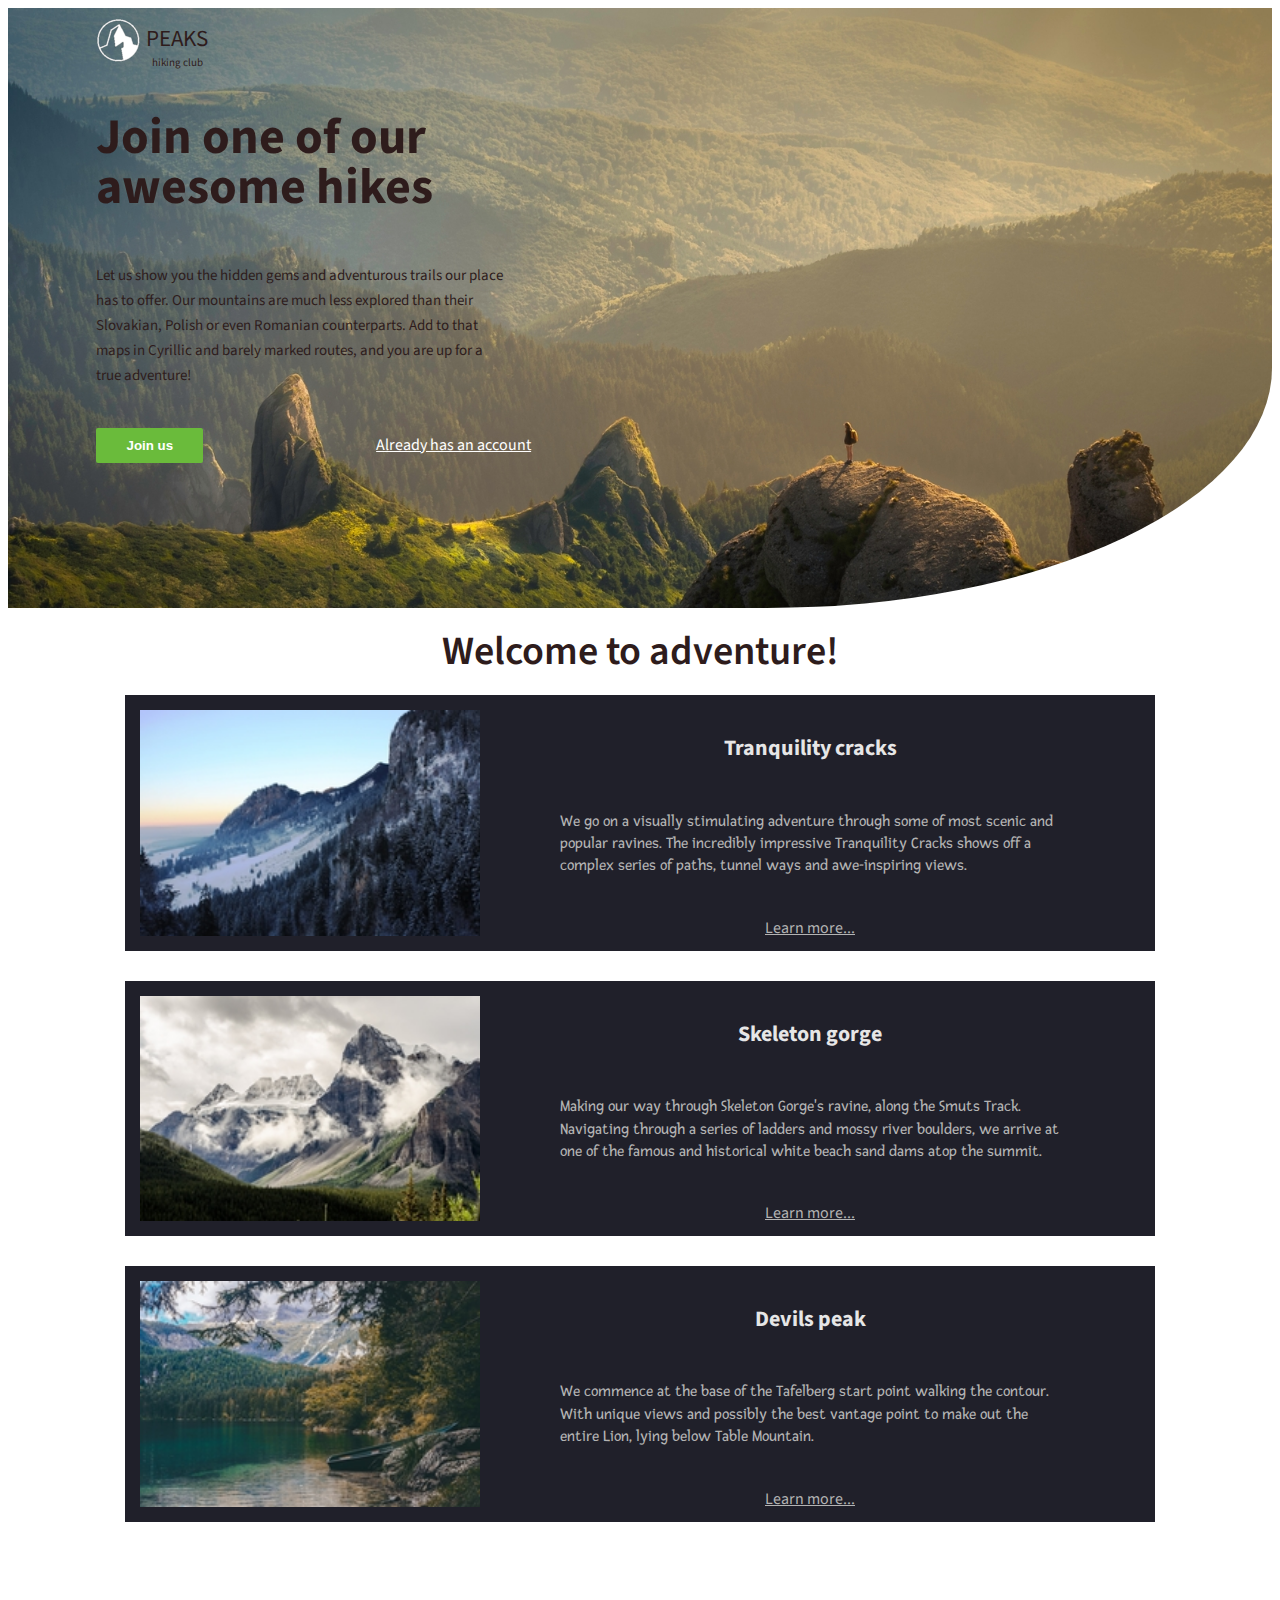
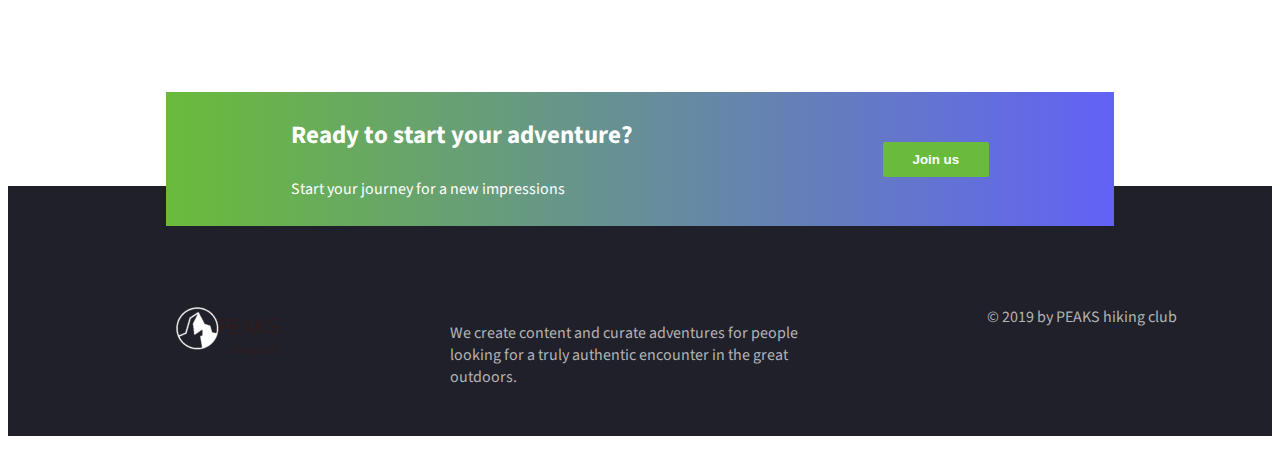
<file: FL12_HW3/homework/index.html>
<!DOCTYPE html>
<html lang="en">

<head>
    <meta charset="UTF-8">
    <meta name="viewport" content="width=device-width, initial-scale=1.0">
    <meta http-equiv="X-UA-Compatible" content="ie=edge">
    <link href="https://fonts.googleapis.com/css?family=Hind:400,600%7CSource+Sans+Pro:400,600,700%7CFresca"
          rel="stylesheet"/>

    <!-- Styles should be switched here: -->

    <link rel="stylesheet" type="text/css" href="css/style1.css">
    <!--     <link rel="stylesheet" type="text/css" href="css/style2.css">-->

    <title>PEAKS hiking club</title>
</head>

<body>
<header class="header">
    <div class="header-wrap">
        <div class="landing-logo">
            <img src="img/m-logo.png" alt="logo"/>
            <p>PEAKS<span>hiking club</span></p>
        </div>
        <p class="header_heading">
            Join one of our awesome hikes
        </p>
        <p class="header_text">
            Let us show you the hidden gems and adventurous trails our place has to offer.
            Our mountains are much less explored than their Slovakian,
            Polish or even Romanian counterparts. Add to that maps in Cyrillic and barely marked routes,
            and you are up for a true adventure!
        </p>
        <div>
            <button class="header_button">Join us</button>
            <a href="#" class="login">Already has an account</a>
        </div>
    </div>
</header>
<main class="section">
    <p class="section_text">
        Welcome to adventure!
    </p>
    <div class="section_card_wrap">
        <div class="section_card">
            <img class="section_card_img"
                 src="img/m-1.jpg"
                 alt="experts"/>
            <div class="section_card_right_container">
                <p class="section_card_heading">
                    Tranquility cracks
                </p>
                <p class="section_card_text">
                    We go on a visually stimulating adventure through some of most scenic and popular ravines.
                    The incredibly impressive Tranquility Cracks shows off a complex series of paths, tunnel ways and
                    awe-inspiring views.
                </p>
                <a href="#" class="section_link">Learn more...</a>
            </div>
        </div>
        <div class="section_card">
            <img class="section_card_img"
                 src="img/m-2.jpg"
                 alt="content formats"/>
            <div class="section_card_right_container">
                <p class="section_card_heading">
                    Skeleton gorge
                </p>
                <p class="section_card_text">
                    Making our way through Skeleton Gorge's ravine, along the Smuts Track.
                    Navigating through a series of ladders and mossy river boulders, we arrive at one of the famous and
                    historical white beach sand dams atop the summit.
                </p>
                <a href="#" class="section_link">Learn more...</a>
            </div>
        </div>
        <div class="section_card">
            <img class="section_card_img"
                 src="img/m-3.jpg"
                 alt="certificate"/>
            <div class="section_card_right_container">
                <p class="section_card_heading">
                    Devils peak
                </p>
                <p class="section_card_text">
                    We commence at the base of the Tafelberg start point walking the contour.
                    With unique views and possibly the best vantage point to make out the entire Lion, lying below Table
                    Mountain.
                </p>
                <a href="#" class="section_link">Learn more...</a>
            </div>
        </div>
    </div>
    <div class="section_banner">
        <div class="section_banner_text_wrap">
            <p class="section_banner_heading">
                Ready to start your adventure?
            </p>
            <p class="section_banner_text">
                Start your journey for a new impressions
            </p>
        </div>
        <button class="section_banner_button">Join us</button>
    </div>
</main>
<footer class="footer">
    <div class="footer-wrap">
        <div class="footer_logo landing-logo">
            <img src="img/m-logo.png" alt="logo"/>
            <p>PEAKS<span>hiking club</span></p>
        </div>
        <p class="footer_text">
            We create content and curate adventures for people looking for a truly authentic encounter in the great
            outdoors.
        </p>
        <span class="footer-cr">
          &copy; 2019 by PEAKS hiking club
        </span>
    </div>
</footer>
</body>

</html>
</file>
<file: FL12-HW1/homework/style.css>
html,body,div,span,applet,object,iframe,h1,h2,h3,h4,h5,h6,p,blockquote,pre,a,abbr,acronym,address,big,cite,code,del,dfn,em,font,img,ins,kbd,q,s,samp,small,strike,strong,sub,sup,tt,var,b,u,i,center,dl,dt,dd,ol,ul,li,fieldset,form,label,legend,table,caption,tbody,tfoot,thead,tr,th,td{background:transparent;border:0;margin:0;padding:0;vertical-align:baseline}body{line-height:1}h1,h2,h3,h4,h5,h6{clear:both;font-weight:normal}ol,ul{list-style:none}blockquote{quotes:none}blockquote:before,blockquote:after{content:'';content:none}del{text-decoration:line-through}table{border-collapse:collapse;border-spacing:0}a img{border:0}#container{float:left;margin:0 -240px 0 0;width:100%}#primary,#secondary{float:right;overflow:hidden;width:220px}#secondary{clear:right}#footer{clear:both;width:100%}.one-column #content{margin:0 auto;width:640px}.single-attachment #content{margin:0 auto;width:900px}body,input,textarea,.page-title span,.pingback a.url{font-family:Georgia,"Bitstream Charter",serif}h3#comments-title,h3#reply-title,#access .menu,#access div.menu ul,#cancel-comment-reply-link,.form-allowed-tags,#site-info,#site-title,#wp-calendar,.comment-meta,.comment-body tr th,.comment-body thead th,.entry-content label,.entry-content tr th,.entry-content thead th,.entry-meta,.entry-title,.entry-utility,#respond label,.navigation,.page-title,.pingback p,.reply,.widget-title,.wp-caption-text{font-family:"Helvetica Neue",Arial,Helvetica,"Nimbus Sans L",sans-serif}input[type="submit"]{font-family:"Helvetica Neue",Arial,Helvetica,"Nimbus Sans L",sans-serif}pre{font-family:"Courier 10 Pitch",Courier,monospace}code{font-family:Monaco,Consolas,"Andale Mono","DejaVu Sans Mono",monospace}#access .menu-header,div.menu,#colophon,#branding,#main,#wrapper{margin:0 auto;width:940px}#wrapper{background:#fff;margin-top:20px;padding:0 20px}#footer-widget-area{overflow:hidden}#footer-widget-area .widget-area{float:left;margin-right:20px;width:220px}#footer-widget-area #fourth{margin-right:0}#site-info{float:left;font-size:14px;font-weight:bold;width:700px}#site-generator{float:right;width:220px}body{background:#f1f1f1}body,input,textarea{color:#666;font-size:12px;line-height:18px}hr{background-color:#e7e7e7;border:0;clear:both;height:1px;margin-bottom:18px}p{margin-bottom:18px}ul{list-style:square;margin:0 0 18px 1.5em}ol{list-style:decimal;margin:0 0 18px 1.5em}ol ol{list-style:upper-alpha}ol ol ol{list-style:lower-roman}ol ol ol ol{list-style:lower-alpha}ul ul,ol ol,ul ol,ol ul{margin-bottom:0}dl{margin:0 0 24px 0}dt{font-weight:bold}dd{margin-bottom:18px}strong{font-weight:bold}cite,em,i{font-style:italic}big{font-size:131.25%}ins{background:#ffc;text-decoration:none}blockquote{font-style:italic;padding:0 3em}blockquote cite,blockquote em,blockquote i{font-style:normal}pre{background:#f7f7f7;color:#222;line-height:18px;margin-bottom:18px;overflow:auto;padding:1.5em}abbr,acronym{cursor:help}sup,sub{height:0;line-height:1;position:relative;vertical-align:baseline}sup{bottom:1ex}sub{top:.5ex}small{font-size:smaller}input{margin-bottom:10px}input[type="text"],input[type="password"],input[type="email"],input[type="url"],input[type="number"],textarea{background:#f9f9f9;border:1px solid #ccc;box-shadow:inset 1px 1px 1px rgba(0,0,0,0.1);-moz-box-shadow:inset 1px 1px 1px rgba(0,0,0,0.1);-webkit-box-shadow:inset 1px 1px 1px rgba(0,0,0,0.1);padding:2px}a:link{color:#06c}a:visited{color:#743399}a:active,a:hover{color:#ff4b33}.screen-reader-text{clip:rect(1px,1px,1px,1px);overflow:hidden;position:absolute !important;height:1px;width:1px}#header{padding:30px 0 0 0}#site-title{float:left;font-size:30px;line-height:36px;margin:0 0 18px 0;width:700px}#site-title a{color:#000;font-weight:bold;text-decoration:none}#site-description{color:#000;clear:right;float:right;font-style:italic;margin:15px 0 18px 0;opacity:.65;width:220px}#branding img{border-top:4px solid #000;border-bottom:1px solid #000;display:block;float:left}#access{background:#000;display:block;float:left;margin:0 auto;width:940px}#access .menu-header,div.menu{font-size:13px;margin-left:12px;width:928px}#access .menu-header ul,div.menu ul{list-style:none;margin:0}#access .menu-header li,div.menu li{float:left;position:relative}#access a{color:#aaa;display:block;line-height:38px;padding:0 10px;text-decoration:none}#access ul ul{box-shadow:0 3px 3px rgba(0,0,0,0.2);-moz-box-shadow:0 3px 3px rgba(0,0,0,0.2);-webkit-box-shadow:0 3px 3px rgba(0,0,0,0.2);display:none;position:absolute;top:38px;left:0;float:left;width:180px;z-index:99999}#access ul ul li{min-width:180px}#access ul ul ul{left:100%;top:0}#access ul ul a{background:#333;line-height:1em;padding:10px;width:160px;height:auto}#access li:hover>a,#access ul ul:hover>a{background:#333;color:#fff}#access ul li:hover>ul{display:block}#access ul li.current_page_item>a,#access ul li.current_page_ancestor>a,#access ul li.current-menu-ancestor>a,#access ul li.current-menu-item>a,#access ul li.current-menu-parent>a{color:#fff}* html #access ul li.current_page_item a,* html #access ul li.current_page_ancestor a,* html #access ul li.current-menu-ancestor a,* html #access ul li.current-menu-item a,* html #access ul li.current-menu-parent a,* html #access ul li a:hover{color:#fff}#main{clear:both;overflow:hidden;padding:40px 0 0 0}#content{margin-bottom:36px}#content,#content input,#content textarea{color:#333;font-size:16px;line-height:24px}#content p,#content ul,#content ol,#content dd,#content pre,#content hr{margin-bottom:24px}#content ul ul,#content ol ol,#content ul ol,#content ol ul{margin-bottom:0}#content pre,#content kbd,#content tt,#content var{font-size:15px;line-height:21px}#content code{font-size:13px}#content dt,#content th{color:#000}#content h1,#content h2,#content h3,#content h4,#content h5,#content h6{color:#000;line-height:1.5em;margin:0 0 20px 0}#content table{border:1px solid #e7e7e7;margin:0 -1px 24px 0;text-align:left;width:100%}#content tr th,#content thead th{color:#777;font-size:12px;font-weight:bold;line-height:18px;padding:9px 24px;border-right:1px solid #e7e7e7}#content tr td{border-top:1px solid #e7e7e7;padding:6px 24px;border-right:1px solid #e7e7e7}#content tr.odd td{background:#f2f7fc}.hentry{margin:0 0 48px 0}.home .sticky{background:#f2f7fc;border-top:4px solid #000;margin-left:-20px;margin-right:-20px;padding:18px 20px}.single .hentry{margin:0 0 36px 0}.page-title{color:#000;font-size:14px;font-weight:bold;margin:0 0 36px 0}.page-title span{color:#333;font-size:16px;font-style:italic;font-weight:normal}.page-title a:link,.page-title a:visited{color:#777;text-decoration:none}.page-title a:active,.page-title a:hover{color:#ff4b33}#content .entry-title{color:#000;font-size:21px;font-weight:bold;line-height:1.3em;margin-bottom:0}.entry-title a:link,.entry-title a:visited{color:#000;text-decoration:none}.entry-title a:active,.entry-title a:hover{color:#ff4b33}.entry-meta{color:#777;font-size:12px}.entry-meta abbr,.entry-utility abbr{border:0}.entry-meta abbr:hover,.entry-utility abbr:hover{border-bottom:1px dotted #666}.single-author .by-author{position:absolute !important;clip:rect(1px 1px 1px 1px);clip:rect(1px,1px,1px,1px)}.entry-content,.entry-summary{clear:both;padding:12px 0 0 0}.entry-content .more-link{white-space:nowrap}#content .entry-summary p:last-child{margin-bottom:12px}.entry-content fieldset{border:1px solid #e7e7e7;margin:0 0 24px 0;padding:24px}.entry-content fieldset legend{background:#fff;color:#000;font-weight:bold;padding:0 24px}.entry-content input{margin:0 0 24px 0}.entry-content input.file,.entry-content input.button{margin-right:24px}.entry-content label{color:#777;font-size:12px}.entry-content select{margin:0 0 24px 0}.entry-content sup,.entry-content sub{font-size:10px}.entry-content blockquote.left{float:left;margin-left:0;margin-right:24px;text-align:right;width:33%}.entry-content blockquote.right{float:right;margin-left:24px;margin-right:0;text-align:left;width:33%}.page-link{clear:both;color:#000;font-weight:bold;line-height:48px;word-spacing:.5em}.page-link a:link,.page-link a:visited{background:#f1f1f1;color:#333;font-weight:normal;padding:.5em .75em;text-decoration:none}.home .sticky .page-link a{background:#d9e8f7}.page-link a:active,.page-link a:hover{color:#ff4b33}body.page .edit-link{clear:both;display:block}#entry-author-info{background:#f2f7fc;border-top:4px solid #000;clear:both;font-size:14px;line-height:20px;margin:24px 0;overflow:hidden;padding:18px 20px}#entry-author-info #author-avatar{background:#fff;border:1px solid #e7e7e7;float:left;height:60px;margin:0 -104px 0 0;padding:11px}#entry-author-info #author-description{float:left;margin:0 0 0 104px}#entry-author-info h2{color:#000;font-size:100%;font-weight:bold;margin-bottom:0}.entry-utility{clear:both;color:#777;font-size:12px;line-height:18px}.entry-meta a,.entry-utility a{color:#777}.entry-meta a:hover,.entry-utility a:hover{color:#ff4b33}#content .video-player{padding:0}.format-standard .wp-video,.format-standard .wp-audio-shortcode,.format-audio .wp-audio-shortcode,.format-standard .video-player{margin-bottom:24px}.home #content .format-aside p,.home #content .category-asides p{font-size:14px;line-height:20px;margin-bottom:10px;margin-top:0}.format-gallery .size-thumbnail img,.category-gallery .size-thumbnail img{border:10px solid #f1f1f1;margin-bottom:0}.format-gallery .gallery-thumb,.category-gallery .gallery-thumb{float:left;margin-right:20px;margin-top:-4px}.home #content .format-gallery .entry-utility,.home #content .category-gallery .entry-utility{padding-top:4px}.attachment .entry-content .entry-caption{font-size:140%;margin-top:24px}.attachment .entry-content .nav-previous a:before{content:'\2190\00a0'}.attachment .entry-content .nav-next a:after{content:'\00a0\2192'}#content img.size-auto,#content img.size-full,#content img.size-large,#content img.size-medium,#content .entry-attachment img,#content .widget-container img{max-width:100%;height:auto}#ie8 #content img.size-auto,#ie8 #content img.size-full,#ie8 #content img.size-large,#ie8 #content img.size-medium,#ie8 #content .entry-attachment img{width:auto}.alignleft,img.alignleft{display:inline;float:left;margin-right:24px;margin-top:4px}.alignright,img.alignright{display:inline;float:right;margin-left:24px;margin-top:4px}.aligncenter,img.aligncenter{clear:both;display:block;margin-left:auto;margin-right:auto}img.alignleft,img.alignright,img.aligncenter{margin-bottom:12px}.wp-caption{background:#f1f1f1;line-height:18px;margin-bottom:20px;max-width:100%;padding:4px;text-align:center}.wp-caption img{margin:5px 5px 0;max-width:622px}.wp-caption p.wp-caption-text{color:#777;font-size:12px;margin:5px}.wp-smiley{margin:0}.gallery{margin:0 auto 18px}.gallery .gallery-item{float:left;margin-top:0;text-align:center}.gallery-columns-1 .gallery-item{width:100%}.gallery-columns-2 .gallery-item{width:50%}.gallery-columns-3 .gallery-item{width:33%}.gallery-columns-4 .gallery-item{width:25%}.gallery-columns-5 .gallery-item{width:20%}.gallery-columns-6 .gallery-item{width:16%}.gallery-columns-7 .gallery-item{width:14%}.gallery-columns-8 .gallery-item{width:12%}.gallery-columns-9 .gallery-item{width:11%}.gallery-columns-1 img{max-width:620px}.gallery-columns-2 img{max-width:288px}.gallery-columns-3 img{max-width:177px}.gallery-columns-4 img{max-width:122px}.gallery-columns-5 img{max-width:88px}.gallery-columns-6 img{max-width:66px}.gallery-columns-7 img{max-width:50px}.gallery-columns-8 img{max-width:39px}.gallery-columns-9 img{max-width:29px}.gallery-item img{height:auto}.gallery-columns-2 .attachment-medium{max-width:92%;height:auto}.gallery-columns-4 .attachment-thumbnail{max-width:84%;height:auto}.gallery .gallery-caption{color:#777;font-size:12px;margin:0 0 12px}.gallery dl{margin:0}.gallery img{border:10px solid #f1f1f1}.gallery br+br{display:none}#content .entry-attachment img{display:block;margin:0 auto}.navigation{color:#777;font-size:12px;line-height:18px;overflow:hidden}.navigation a:link,.navigation a:visited{color:#777;text-decoration:none}.navigation a:active,.navigation a:hover{color:#ff4b33}.nav-previous{float:left;width:50%}.nav-next{float:right;text-align:right;width:50%}#nav-above{margin:0 0 18px 0}#nav-above{display:none}.paged #nav-above,.single #nav-above{display:block}#nav-below{margin:-18px 0 0 0}#comments{clear:both}#comments .navigation{padding:0 0 18px 0}h3#comments-title,h3#reply-title{color:#000;font-size:20px;font-weight:bold;margin-bottom:0}h3#comments-title{padding:24px 0}.commentlist{list-style:none;margin:0}.commentlist li.comment{border-bottom:1px solid #e7e7e7;line-height:24px;margin:0 0 24px 0;padding:0 0 0 56px;position:relative}.commentlist li:last-child{border-bottom:0;margin-bottom:0}#comments .comment-body ul,#comments .comment-body ol{margin-bottom:18px}#comments .comment-body p:last-child{margin-bottom:6px}#comments .comment-body blockquote p:last-child{margin-bottom:24px}.commentlist ol{list-style:decimal}.commentlist .avatar{position:absolute;top:4px;left:0}.comment-author cite{color:#000;font-style:normal;font-weight:bold}.comment-author .says{font-style:italic}.comment-meta{font-size:12px;margin:0 0 18px 0}.comment-meta a:link,.comment-meta a:visited{color:#777;text-decoration:none}.comment-meta a:active,.comment-meta a:hover{color:#ff4b33}.commentlist .bypostauthor>div{background:#f2f7fc;border-top:4px solid #000;margin-bottom:10px;padding:10px 0 0 20px}.reply{font-size:12px;padding:0 0 24px 0}.reply a,a.comment-edit-link{color:#777}.reply a:hover,a.comment-edit-link:hover{color:#ff4b33}.commentlist .children{list-style:none;margin:0}.commentlist .children li{border:0;margin:0}.nopassword,.nocomments{display:none}#comments .pingback{border-bottom:1px solid #e7e7e7;margin-bottom:18px;padding-bottom:18px}.commentlist li.comment+li.pingback{margin-top:-6px}#comments .pingback p{color:#777;display:block;font-size:12px;line-height:18px;margin:0}#comments .pingback .url{font-size:13px;font-style:italic}input[type="submit"]{color:#333}form{text-align:right}input{width:200px}#respond{border-top:1px solid #e7e7e7;margin:24px 0;overflow:hidden;position:relative}#respond p{margin:0}#respond .comment-notes{margin-bottom:1em}.form-allowed-tags{line-height:1em}.children #respond{margin:0 48px 0 0}h3#reply-title{margin:18px 0}#comments-list #respond{margin:0 0 18px 0}#comments-list ul #respond{margin:0}#cancel-comment-reply-link{font-size:12px;font-weight:normal;line-height:18px}#respond .required{color:#ff4b33;font-weight:bold}#respond label{color:#777;font-size:12px}#respond input{margin:0 0 9px;width:98%}#respond textarea{width:98%}#respond .form-allowed-tags{color:#777;font-size:12px;line-height:18px}#respond .form-allowed-tags code{font-size:11px}#respond .form-submit{margin:12px 0}#respond .form-submit input{font-size:14px;width:auto}.widget-area ul{list-style:none;margin-left:0}.widget-area ul ul{list-style:square;margin-left:1.3em}.widget-area select{max-width:100%}.widget_search #s{width:60%}.widget_search label{display:none}.widget-container{word-wrap:break-word;-webkit-hyphens:auto;-moz-hyphens:auto;hyphens:auto;margin:0 0 18px 0}.widget-container .wp-caption img{margin:auto}.widget-container.widget_image .wp-caption{width:auto}.widget-container.widget_image .wp-caption img{margin-left:-8px}.widget-title{color:#222;font-size:14px;font-weight:bold}.widget-area a:link,.widget-area a:visited{text-decoration:none}.widget-area a:active,.widget-area a:hover{text-decoration:underline}.widget-area .entry-meta{font-size:11px}#wp_tag_cloud div{line-height:1.6em}#wp-calendar{width:100%}#wp-calendar caption{color:#222;font-size:14px;font-weight:bold;padding-bottom:4px;text-align:left}#wp-calendar thead{font-size:11px}#wp-calendar tbody{color:#aaa}#wp-calendar tbody td{background:#f5f5f5;border:1px solid #fff;padding:3px 0 2px;text-align:center}#wp-calendar tbody .pad{background:0}#wp-calendar tfoot #next{text-align:right}.widget_rss a.rsswidget{color:#000}.widget_rss a.rsswidget:hover{color:#ff4b33}.widget_rss .widget-title img{width:11px;height:11px}#main .widget-area ul{margin-left:0;padding:0 20px 0 0}#main .widget-area ul ul{border:0;margin-left:1.3em;padding:0}#main .widget-container.music-player ul{margin:0}#footer{margin-bottom:20px}#colophon{border-top:4px solid #000;margin-top:-4px;overflow:hidden;padding:18px 0}#site-info{font-weight:bold}#site-info a{color:#000;text-decoration:none}#site-generator{font-style:italic;position:relative}#site-generator a{background:url(images/wordpress.png) center left no-repeat;color:#666;display:inline-block;line-height:16px;padding-left:20px;text-decoration:none}#site-generator a:hover{text-decoration:underline}img#wpstats{display:block;margin:0 auto 10px}pre{-webkit-text-size-adjust:140%}code{-webkit-text-size-adjust:160%}#access,.entry-meta,.entry-utility,.navigation,.widget-area{-webkit-text-size-adjust:120%}#site-description{-webkit-text-size-adjust:none}@media print{body{background:none !important}#wrapper{clear:both !important;display:block !important;float:none !important;position:relative !important}#header{border-bottom:2pt solid #000;padding-bottom:18pt}#colophon{border-top:2pt solid #000}#site-title,#site-description{float:none;line-height:1.4em;margin:0;padding:0}#site-title{font-size:13pt}.entry-content{font-size:14pt;line-height:1.6em}.entry-title{font-size:21pt}#access,#branding img,#respond,.comment-edit-link,.edit-link,.navigation,.page-link,.widget-area{display:none !important}#container,#header,#footer{margin:0;width:100%}#content,.one-column #content{margin:24pt 0 0;width:100%}.wp-caption p{font-size:11pt}#site-info,#site-generator{float:none;width:auto}#colophon{width:auto}img#wpstats{display:none}#site-generator a{margin:0;padding:0}#entry-author-info{border:1px solid #e7e7e7}#main{display:inline}.home .sticky{border:0}}img{width:140px;vertical-align:middle;display:block;margin:0 auto;margin-left:calc(50% - 50px);margin-bottom:20px}nav>a{padding:10px;color:#0279c1}nav>a b:hover{color:#00527a}nav>a:visited{color:#0279c1}article{padding-left:10px}footer{margin-top:20px;padding:40px 20px;text-align:center;background:#3333}
</file>
<file: FL12_HW1/homework/style.css>
html,body,div,span,applet,object,iframe,h1,h2,h3,h4,h5,h6,p,blockquote,pre,a,abbr,acronym,address,big,cite,code,del,dfn,em,font,img,ins,kbd,q,s,samp,small,strike,strong,sub,sup,tt,var,b,u,i,center,dl,dt,dd,ol,ul,li,fieldset,form,label,legend,table,caption,tbody,tfoot,thead,tr,th,td{background:transparent;border:0;margin:0;padding:0;vertical-align:baseline}body{line-height:1}h1,h2,h3,h4,h5,h6{clear:both;font-weight:normal}ol,ul{list-style:none}blockquote{quotes:none}blockquote:before,blockquote:after{content:'';content:none}del{text-decoration:line-through}table{border-collapse:collapse;border-spacing:0}a img{border:0}#container{float:left;margin:0 -240px 0 0;width:100%}#primary,#secondary{float:right;overflow:hidden;width:220px}#secondary{clear:right}#footer{clear:both;width:100%}.one-column #content{margin:0 auto;width:640px}.single-attachment #content{margin:0 auto;width:900px}body,input,textarea,.page-title span,.pingback a.url{font-family:Georgia,"Bitstream Charter",serif}h3#comments-title,h3#reply-title,#access .menu,#access div.menu ul,#cancel-comment-reply-link,.form-allowed-tags,#site-info,#site-title,#wp-calendar,.comment-meta,.comment-body tr th,.comment-body thead th,.entry-content label,.entry-content tr th,.entry-content thead th,.entry-meta,.entry-title,.entry-utility,#respond label,.navigation,.page-title,.pingback p,.reply,.widget-title,.wp-caption-text{font-family:"Helvetica Neue",Arial,Helvetica,"Nimbus Sans L",sans-serif}input[type="submit"]{font-family:"Helvetica Neue",Arial,Helvetica,"Nimbus Sans L",sans-serif}pre{font-family:"Courier 10 Pitch",Courier,monospace}code{font-family:Monaco,Consolas,"Andale Mono","DejaVu Sans Mono",monospace}#access .menu-header,div.menu,#colophon,#branding,#main,#wrapper{margin:0 auto;width:940px}#wrapper{background:#fff;margin-top:20px;padding:0 20px}#footer-widget-area{overflow:hidden}#footer-widget-area .widget-area{float:left;margin-right:20px;width:220px}#footer-widget-area #fourth{margin-right:0}#site-info{float:left;font-size:14px;font-weight:bold;width:700px}#site-generator{float:right;width:220px}body{background:#f1f1f1}body,input,textarea{color:#666;font-size:12px;line-height:18px}hr{background-color:#e7e7e7;border:0;clear:both;height:1px;margin-bottom:18px}p{margin-bottom:18px}ul{list-style:square;margin:0 0 18px 1.5em}ol{list-style:decimal;margin:0 0 18px 1.5em}ol ol{list-style:upper-alpha}ol ol ol{list-style:lower-roman}ol ol ol ol{list-style:lower-alpha}ul ul,ol ol,ul ol,ol ul{margin-bottom:0}dl{margin:0 0 24px 0}dt{font-weight:bold}dd{margin-bottom:18px}strong{font-weight:bold}cite,em,i{font-style:italic}big{font-size:131.25%}ins{background:#ffc;text-decoration:none}blockquote{font-style:italic;padding:0 3em}blockquote cite,blockquote em,blockquote i{font-style:normal}pre{background:#f7f7f7;color:#222;line-height:18px;margin-bottom:18px;overflow:auto;padding:1.5em}abbr,acronym{cursor:help}sup,sub{height:0;line-height:1;position:relative;vertical-align:baseline}sup{bottom:1ex}sub{top:.5ex}small{font-size:smaller}input{margin-bottom:10px}input[type="text"],input[type="password"],input[type="email"],input[type="url"],input[type="number"],textarea{background:#f9f9f9;border:1px solid #ccc;box-shadow:inset 1px 1px 1px rgba(0,0,0,0.1);-moz-box-shadow:inset 1px 1px 1px rgba(0,0,0,0.1);-webkit-box-shadow:inset 1px 1px 1px rgba(0,0,0,0.1);padding:2px}a:link{color:#06c}a:visited{color:#743399}a:active,a:hover{color:#ff4b33}.screen-reader-text{clip:rect(1px,1px,1px,1px);overflow:hidden;position:absolute !important;height:1px;width:1px}#header{padding:30px 0 0 0}#site-title{float:left;font-size:30px;line-height:36px;margin:0 0 18px 0;width:700px}#site-title a{color:#000;font-weight:bold;text-decoration:none}#site-description{color:#000;clear:right;float:right;font-style:italic;margin:15px 0 18px 0;opacity:.65;width:220px}#branding img{border-top:4px solid #000;border-bottom:1px solid #000;display:block;float:left}#access{background:#000;display:block;float:left;margin:0 auto;width:940px}#access .menu-header,div.menu{font-size:13px;margin-left:12px;width:928px}#access .menu-header ul,div.menu ul{list-style:none;margin:0}#access .menu-header li,div.menu li{float:left;position:relative}#access a{color:#aaa;display:block;line-height:38px;padding:0 10px;text-decoration:none}#access ul ul{box-shadow:0 3px 3px rgba(0,0,0,0.2);-moz-box-shadow:0 3px 3px rgba(0,0,0,0.2);-webkit-box-shadow:0 3px 3px rgba(0,0,0,0.2);display:none;position:absolute;top:38px;left:0;float:left;width:180px;z-index:99999}#access ul ul li{min-width:180px}#access ul ul ul{left:100%;top:0}#access ul ul a{background:#333;line-height:1em;padding:10px;width:160px;height:auto}#access li:hover>a,#access ul ul:hover>a{background:#333;color:#fff}#access ul li:hover>ul{display:block}#access ul li.current_page_item>a,#access ul li.current_page_ancestor>a,#access ul li.current-menu-ancestor>a,#access ul li.current-menu-item>a,#access ul li.current-menu-parent>a{color:#fff}* html #access ul li.current_page_item a,* html #access ul li.current_page_ancestor a,* html #access ul li.current-menu-ancestor a,* html #access ul li.current-menu-item a,* html #access ul li.current-menu-parent a,* html #access ul li a:hover{color:#fff}#main{clear:both;overflow:hidden;padding:40px 0 0 0}#content{margin-bottom:36px}#content,#content input,#content textarea{color:#333;font-size:16px;line-height:24px}#content p,#content ul,#content ol,#content dd,#content pre,#content hr{margin-bottom:24px}#content ul ul,#content ol ol,#content ul ol,#content ol ul{margin-bottom:0}#content pre,#content kbd,#content tt,#content var{font-size:15px;line-height:21px}#content code{font-size:13px}#content dt,#content th{color:#000}#content h1,#content h2,#content h3,#content h4,#content h5,#content h6{color:#000;line-height:1.5em;margin:0 0 20px 0}#content table{border:1px solid #e7e7e7;margin:0 -1px 24px 0;text-align:left;width:100%}#content tr th,#content thead th{color:#777;font-size:12px;font-weight:bold;line-height:18px;padding:9px 24px;border-right:1px solid #e7e7e7}#content tr td{border-top:1px solid #e7e7e7;padding:6px 24px;border-right:1px solid #e7e7e7}#content tr.odd td{background:#f2f7fc}.hentry{margin:0 0 48px 0}.home .sticky{background:#f2f7fc;border-top:4px solid #000;margin-left:-20px;margin-right:-20px;padding:18px 20px}.single .hentry{margin:0 0 36px 0}.page-title{color:#000;font-size:14px;font-weight:bold;margin:0 0 36px 0}.page-title span{color:#333;font-size:16px;font-style:italic;font-weight:normal}.page-title a:link,.page-title a:visited{color:#777;text-decoration:none}.page-title a:active,.page-title a:hover{color:#ff4b33}#content .entry-title{color:#000;font-size:21px;font-weight:bold;line-height:1.3em;margin-bottom:0}.entry-title a:link,.entry-title a:visited{color:#000;text-decoration:none}.entry-title a:active,.entry-title a:hover{color:#ff4b33}.entry-meta{color:#777;font-size:12px}.entry-meta abbr,.entry-utility abbr{border:0}.entry-meta abbr:hover,.entry-utility abbr:hover{border-bottom:1px dotted #666}.single-author .by-author{position:absolute !important;clip:rect(1px 1px 1px 1px);clip:rect(1px,1px,1px,1px)}.entry-content,.entry-summary{clear:both;padding:12px 0 0 0}.entry-content .more-link{white-space:nowrap}#content .entry-summary p:last-child{margin-bottom:12px}.entry-content fieldset{border:1px solid #e7e7e7;margin:0 0 24px 0;padding:24px}.entry-content fieldset legend{background:#fff;color:#000;font-weight:bold;padding:0 24px}.entry-content input{margin:0 0 24px 0}.entry-content input.file,.entry-content input.button{margin-right:24px}.entry-content label{color:#777;font-size:12px}.entry-content select{margin:0 0 24px 0}.entry-content sup,.entry-content sub{font-size:10px}.entry-content blockquote.left{float:left;margin-left:0;margin-right:24px;text-align:right;width:33%}.entry-content blockquote.right{float:right;margin-left:24px;margin-right:0;text-align:left;width:33%}.page-link{clear:both;color:#000;font-weight:bold;line-height:48px;word-spacing:.5em}.page-link a:link,.page-link a:visited{background:#f1f1f1;color:#333;font-weight:normal;padding:.5em .75em;text-decoration:none}.home .sticky .page-link a{background:#d9e8f7}.page-link a:active,.page-link a:hover{color:#ff4b33}body.page .edit-link{clear:both;display:block}#entry-author-info{background:#f2f7fc;border-top:4px solid #000;clear:both;font-size:14px;line-height:20px;margin:24px 0;overflow:hidden;padding:18px 20px}#entry-author-info #author-avatar{background:#fff;border:1px solid #e7e7e7;float:left;height:60px;margin:0 -104px 0 0;padding:11px}#entry-author-info #author-description{float:left;margin:0 0 0 104px}#entry-author-info h2{color:#000;font-size:100%;font-weight:bold;margin-bottom:0}.entry-utility{clear:both;color:#777;font-size:12px;line-height:18px}.entry-meta a,.entry-utility a{color:#777}.entry-meta a:hover,.entry-utility a:hover{color:#ff4b33}#content .video-player{padding:0}.format-standard .wp-video,.format-standard .wp-audio-shortcode,.format-audio .wp-audio-shortcode,.format-standard .video-player{margin-bottom:24px}.home #content .format-aside p,.home #content .category-asides p{font-size:14px;line-height:20px;margin-bottom:10px;margin-top:0}.format-gallery .size-thumbnail img,.category-gallery .size-thumbnail img{border:10px solid #f1f1f1;margin-bottom:0}.format-gallery .gallery-thumb,.category-gallery .gallery-thumb{float:left;margin-right:20px;margin-top:-4px}.home #content .format-gallery .entry-utility,.home #content .category-gallery .entry-utility{padding-top:4px}.attachment .entry-content .entry-caption{font-size:140%;margin-top:24px}.attachment .entry-content .nav-previous a:before{content:'\2190\00a0'}.attachment .entry-content .nav-next a:after{content:'\00a0\2192'}#content img.size-auto,#content img.size-full,#content img.size-large,#content img.size-medium,#content .entry-attachment img,#content .widget-container img{max-width:100%;height:auto}#ie8 #content img.size-auto,#ie8 #content img.size-full,#ie8 #content img.size-large,#ie8 #content img.size-medium,#ie8 #content .entry-attachment img{width:auto}.alignleft,img.alignleft{display:inline;float:left;margin-right:24px;margin-top:4px}.alignright,img.alignright{display:inline;float:right;margin-left:24px;margin-top:4px}.aligncenter,img.aligncenter{clear:both;display:block;margin-left:auto;margin-right:auto}img.alignleft,img.alignright,img.aligncenter{margin-bottom:12px}.wp-caption{background:#f1f1f1;line-height:18px;margin-bottom:20px;max-width:100%;padding:4px;text-align:center}.wp-caption img{margin:5px 5px 0;max-width:622px}.wp-caption p.wp-caption-text{color:#777;font-size:12px;margin:5px}.wp-smiley{margin:0}.gallery{margin:0 auto 18px}.gallery .gallery-item{float:left;margin-top:0;text-align:center}.gallery-columns-1 .gallery-item{width:100%}.gallery-columns-2 .gallery-item{width:50%}.gallery-columns-3 .gallery-item{width:33%}.gallery-columns-4 .gallery-item{width:25%}.gallery-columns-5 .gallery-item{width:20%}.gallery-columns-6 .gallery-item{width:16%}.gallery-columns-7 .gallery-item{width:14%}.gallery-columns-8 .gallery-item{width:12%}.gallery-columns-9 .gallery-item{width:11%}.gallery-columns-1 img{max-width:620px}.gallery-columns-2 img{max-width:288px}.gallery-columns-3 img{max-width:177px}.gallery-columns-4 img{max-width:122px}.gallery-columns-5 img{max-width:88px}.gallery-columns-6 img{max-width:66px}.gallery-columns-7 img{max-width:50px}.gallery-columns-8 img{max-width:39px}.gallery-columns-9 img{max-width:29px}.gallery-item img{height:auto}.gallery-columns-2 .attachment-medium{max-width:92%;height:auto}.gallery-columns-4 .attachment-thumbnail{max-width:84%;height:auto}.gallery .gallery-caption{color:#777;font-size:12px;margin:0 0 12px}.gallery dl{margin:0}.gallery img{border:10px solid #f1f1f1}.gallery br+br{display:none}#content .entry-attachment img{display:block;margin:0 auto}.navigation{color:#777;font-size:12px;line-height:18px;overflow:hidden}.navigation a:link,.navigation a:visited{color:#777;text-decoration:none}.navigation a:active,.navigation a:hover{color:#ff4b33}.nav-previous{float:left;width:50%}.nav-next{float:right;text-align:right;width:50%}#nav-above{margin:0 0 18px 0}#nav-above{display:none}.paged #nav-above,.single #nav-above{display:block}#nav-below{margin:-18px 0 0 0}#comments{clear:both}#comments .navigation{padding:0 0 18px 0}h3#comments-title,h3#reply-title{color:#000;font-size:20px;font-weight:bold;margin-bottom:0}h3#comments-title{padding:24px 0}.commentlist{list-style:none;margin:0}.commentlist li.comment{border-bottom:1px solid #e7e7e7;line-height:24px;margin:0 0 24px 0;padding:0 0 0 56px;position:relative}.commentlist li:last-child{border-bottom:0;margin-bottom:0}#comments .comment-body ul,#comments .comment-body ol{margin-bottom:18px}#comments .comment-body p:last-child{margin-bottom:6px}#comments .comment-body blockquote p:last-child{margin-bottom:24px}.commentlist ol{list-style:decimal}.commentlist .avatar{position:absolute;top:4px;left:0}.comment-author cite{color:#000;font-style:normal;font-weight:bold}.comment-author .says{font-style:italic}.comment-meta{font-size:12px;margin:0 0 18px 0}.comment-meta a:link,.comment-meta a:visited{color:#777;text-decoration:none}.comment-meta a:active,.comment-meta a:hover{color:#ff4b33}.commentlist .bypostauthor>div{background:#f2f7fc;border-top:4px solid #000;margin-bottom:10px;padding:10px 0 0 20px}.reply{font-size:12px;padding:0 0 24px 0}.reply a,a.comment-edit-link{color:#777}.reply a:hover,a.comment-edit-link:hover{color:#ff4b33}.commentlist .children{list-style:none;margin:0}.commentlist .children li{border:0;margin:0}.nopassword,.nocomments{display:none}#comments .pingback{border-bottom:1px solid #e7e7e7;margin-bottom:18px;padding-bottom:18px}.commentlist li.comment+li.pingback{margin-top:-6px}#comments .pingback p{color:#777;display:block;font-size:12px;line-height:18px;margin:0}#comments .pingback .url{font-size:13px;font-style:italic}input[type="submit"]{color:#333}form{text-align:right}input{width:200px}#respond{border-top:1px solid #e7e7e7;margin:24px 0;overflow:hidden;position:relative}#respond p{margin:0}#respond .comment-notes{margin-bottom:1em}.form-allowed-tags{line-height:1em}.children #respond{margin:0 48px 0 0}h3#reply-title{margin:18px 0}#comments-list #respond{margin:0 0 18px 0}#comments-list ul #respond{margin:0}#cancel-comment-reply-link{font-size:12px;font-weight:normal;line-height:18px}#respond .required{color:#ff4b33;font-weight:bold}#respond label{color:#777;font-size:12px}#respond input{margin:0 0 9px;width:98%}#respond textarea{width:98%}#respond .form-allowed-tags{color:#777;font-size:12px;line-height:18px}#respond .form-allowed-tags code{font-size:11px}#respond .form-submit{margin:12px 0}#respond .form-submit input{font-size:14px;width:auto}.widget-area ul{list-style:none;margin-left:0}.widget-area ul ul{list-style:square;margin-left:1.3em}.widget-area select{max-width:100%}.widget_search #s{width:60%}.widget_search label{display:none}.widget-container{word-wrap:break-word;-webkit-hyphens:auto;-moz-hyphens:auto;hyphens:auto;margin:0 0 18px 0}.widget-container .wp-caption img{margin:auto}.widget-container.widget_image .wp-caption{width:auto}.widget-container.widget_image .wp-caption img{margin-left:-8px}.widget-title{color:#222;font-size:14px;font-weight:bold}.widget-area a:link,.widget-area a:visited{text-decoration:none}.widget-area a:active,.widget-area a:hover{text-decoration:underline}.widget-area .entry-meta{font-size:11px}#wp_tag_cloud div{line-height:1.6em}#wp-calendar{width:100%}#wp-calendar caption{color:#222;font-size:14px;font-weight:bold;padding-bottom:4px;text-align:left}#wp-calendar thead{font-size:11px}#wp-calendar tbody{color:#aaa}#wp-calendar tbody td{background:#f5f5f5;border:1px solid #fff;padding:3px 0 2px;text-align:center}#wp-calendar tbody .pad{background:0}#wp-calendar tfoot #next{text-align:right}.widget_rss a.rsswidget{color:#000}.widget_rss a.rsswidget:hover{color:#ff4b33}.widget_rss .widget-title img{width:11px;height:11px}#main .widget-area ul{margin-left:0;padding:0 20px 0 0}#main .widget-area ul ul{border:0;margin-left:1.3em;padding:0}#main .widget-container.music-player ul{margin:0}#footer{margin-bottom:20px}#colophon{border-top:4px solid #000;margin-top:-4px;overflow:hidden;padding:18px 0}#site-info{font-weight:bold}#site-info a{color:#000;text-decoration:none}#site-generator{font-style:italic;position:relative}#site-generator a{background:url(images/wordpress.png) center left no-repeat;color:#666;display:inline-block;line-height:16px;padding-left:20px;text-decoration:none}#site-generator a:hover{text-decoration:underline}img#wpstats{display:block;margin:0 auto 10px}pre{-webkit-text-size-adjust:140%}code{-webkit-text-size-adjust:160%}#access,.entry-meta,.entry-utility,.navigation,.widget-area{-webkit-text-size-adjust:120%}#site-description{-webkit-text-size-adjust:none}@media print{body{background:none !important}#wrapper{clear:both !important;display:block !important;float:none !important;position:relative !important}#header{border-bottom:2pt solid #000;padding-bottom:18pt}#colophon{border-top:2pt solid #000}#site-title,#site-description{float:none;line-height:1.4em;margin:0;padding:0}#site-title{font-size:13pt}.entry-content{font-size:14pt;line-height:1.6em}.entry-title{font-size:21pt}#access,#branding img,#respond,.comment-edit-link,.edit-link,.navigation,.page-link,.widget-area{display:none !important}#container,#header,#footer{margin:0;width:100%}#content,.one-column #content{margin:24pt 0 0;width:100%}.wp-caption p{font-size:11pt}#site-info,#site-generator{float:none;width:auto}#colophon{width:auto}img#wpstats{display:none}#site-generator a{margin:0;padding:0}#entry-author-info{border:1px solid #e7e7e7}#main{display:inline}.home .sticky{border:0}}img{width:140px;vertical-align:middle;display:block;margin:0 auto;margin-left:calc(50% - 50px);margin-bottom:20px}nav>a{padding:10px;color:#0279c1}nav>a b:hover{color:#00527a}nav>a:visited{color:#0279c1}article{padding-left:10px}footer{margin-top:20px;padding:40px 20px;text-align:center;background:#3333}
</file>
<file: FL12_HW11/homework/material-icons/material-icons.css>
@font-face {
  font-family: 'Material Icons';
  font-style: normal;
  font-weight: 400;
  src: url(MaterialIcons-Regular.eot); /* For IE6-8 */
  src: local('Material Icons'),
       local('MaterialIcons-Regular'),
       url(MaterialIcons-Regular.woff2) format('woff2'),
       url(MaterialIcons-Regular.woff) format('woff'),
       url(MaterialIcons-Regular.ttf) format('truetype');
}

.material-icons {
  font-family: 'Material Icons';
  font-weight: normal;
  font-style: normal;
  font-size: 24px;  /* Preferred icon size */
  display: inline-block;
  line-height: 1;
  text-transform: none;
  letter-spacing: normal;
  word-wrap: normal;
  white-space: nowrap;
  direction: ltr;

  /* Support for all WebKit browsers. */
  -webkit-font-smoothing: antialiased;
  /* Support for Safari and Chrome. */
  text-rendering: optimizeLegibility;

  /* Support for Firefox. */
  -moz-osx-font-smoothing: grayscale;

  /* Support for IE. */
  font-feature-settings: 'liga';
}
</file>
<file: FL12_HW11/homework/styles.css>
.folder-colour {
    color: rgba(236, 194, 6, 0.877);
}

.file-colour {
    color: rgba(150, 148, 148, 0.507);
}

i {
    float: left;
}

.file-name {
    padding-top: 0.28em;
    margin-top: 0;
    margin-bottom: 0.1em;
}

.file-name:hover {
    background-color: rgb(241, 241, 241);
    cursor: pointer;
}

.no-hover-bg:hover {
    background-color: rgba(0, 0, 0, 0);
}
</file>
<file: FL12_HW2/homework/css/general.css>
/* 

please don't edit this styles

*/

h2.tm-section-title {
    color: lightskyblue;
}

a:focus {
    color: #666;
    outline: 0
}

ul {
    padding: 0;
    margin: 0
}

body {
    background-color: #f5f5f5;
    color: #000;
    font-family: 'Open Sans', Helvetica, Arial, sans-serif;
    font-size: 16px;
    font-weight: 300;
    padding-top: 30px;
    overflow-x: hidden
}

section:before {
    position: absolute;
    z-index: 1
}

.box,
.tm-content-box,
.tm-main-nav {
    background-color: #fff
}

.tm-sidebar {
    z-index: 10;
    position: fixed;
    left: 0;
    right: 0;
    top: 0;
    width: 100%;
}

.tm-sidebar ul{
    margin: 0px;
    display: flex;
}

.tm-main-nav {
    font-size: 1.5em;
    text-align: center
}

.tm-nav-item {
    list-style: none;
    width: 100%;
}

.tm-nav-item-link {
    border: 1px solid transparent;
    color: #666;
    display: block;
    padding: 10px;
    width: 100%;
    -webkit-transition: all .3s ease;
    transition: all .3s ease
}

.carousel-indicators li,
.tm-banner-inner {
    border: 1px solid lightgrey
}


.tm-nav-item-link.active,
.tm-nav-item-link:hover {
    color: #666;
    text-decoration: none;
}

.tm-nav-item-link:focus {
    text-decoration: none
}

.tm-banner-text,
.tm-banner-title,
.tm-section-title {
    color: #666;
    font-weight: 300;
    margin: 0
}

.tm-section-title {
    margin-bottom: 20px
}

.tm-section-title-box {
    margin-bottom: 0
}

.tm-banner-title {
    font-size: 3.3em;
    letter-spacing: 2px;
    text-transform: uppercase
}

.tm-main-content {
    padding-top: 70px;
}

.tm-content-box {
    overflow: hidden;
    margin-bottom: 30px
}

.padding-medium {
    padding: 40px
}

.tm-banner {
    padding: 30px
}

.tm-banner-inner {
    padding: 30px 0;
    height: 100%;
    text-align: center;
    display: flex;
    -webkit-box-orient: vertical;
    -webkit-box-direction: normal;
    -webkit-flex-direction: column;
    -ms-flex-direction: column;
    flex-direction: column;
    -webkit-box-align: center;
    -webkit-align-items: center;
    -ms-flex-align: center;
    align-items: center;
    -webkit-box-pack: center;
    -webkit-justify-content: center;
    -ms-flex-pack: center;
    justify-content: center
}

.tm-banner-inner img{
    width: 120px;
}

.tm-banner-text {
    font-size: 1.4em
}

.boxes,
.tm-box-bg-title {
    display: -webkit-box;
    display: -webkit-flex;
    display: -ms-flexbox
}

/*.flex-item {*/
    /*-webkit-box-flex: 0 1 auto;*/
    /*-webkit-flex: 0 1 auto;*/
    /*-ms-flex: 0 1 auto;*/
    /*flex: 0 1 auto*/
/*}*/

.section-description {
    line-height: 1.8;
    margin-bottom: 25px
}

.section-description:last-child {
    margin-bottom: 0
}

.tm-team-description-container {
    max-width: 500px
}

.tm-team-info {
    display: flex
}

.box {
    list-style: none;
    width: 33.3333%;
    height: auto;
}

.box-bg {
    position: relative
}

.box-img {
    width: 100%;
}

.tm-box-bg-title {
    position: absolute;
    top: 0;
    right: 0;
    bottom: 0;
    left: 0;
    display: flex;
    -webkit-box-align: center;
    -webkit-align-items: center;
    -ms-flex-align: center;
    align-items: center;
    -webkit-box-pack: center;
    -webkit-justify-content: center;
    -ms-flex-pack: center;
    justify-content: center
}

.boxes {
    display: flex;
    -webkit-flex-wrap: wrap;
    -ms-flex-wrap: wrap;
    flex-wrap: wrap
}

.gallery-container a {
    cursor: -webkit-zoom-in;
    cursor: zoom-in
}

.carousel {
    position: relative;
    height: auto;
    padding: 50px 50px 80px;
    text-align: center
}

.carousel-indicators {
    bottom: 30px
}

.carousel-content {
    color: #000;
    display: -webkit-box;
    display: -webkit-flex;
    display: -ms-flexbox;
    display: flex;
    -webkit-box-align: center;
    -webkit-align-items: center;
    -ms-flex-align: center;
    align-items: center
}

.carousel-indicators .active {
    background-color: lightgrey
}

.contact-form {
    overflow: hidden
}

.form-control {
    border-radius: 0;
    font-size: 1em
}

.form-control:focus {
    border-color: lightgrey;
    box-shadow: inset 0 1px 1px rgba(0, 0, 0, .075), 0 0 8px rgba(153, 153, 153, .45)
}

.form-group {
    margin-bottom: 20px
}

.form-group-2-col-left {
    padding-left: 0;
    padding-right: 5px
}

.form-group-2-col-right {
    padding-right: 0;
    padding-left: 5px
}

.mandatory-field:after {
    position: absolute;
    top: 0;
    right: 7px
}

.carousel-inner>.carousel-item>a>img, .carousel-inner>.carousel-item>img, .img-contact-us {
    width: 100%;
}

.tm-footer {
    color: #666;
    padding-bottom: 15px
}
</file>
<file: FL12_HW2/homework/css/style.css>
.tm-nav-item:hover {
    transition: 0.2s;
    background-color: lightskyblue;
}

.tm-nav-item-link:hover {
    color: #fff;
}

.tm-banner {
    background: linear-gradient(0.25turn, lightskyblue, burlywood);
}

.tm-banner-inner {
    background: white;
}


@keyframes banner-text-animation {
    from {
        margin-left: 200px;
    }
    to {
        margin-left: 0px;
    }
}

.tm-banner-text {
    text-shadow: 7px 4px 3px #333;
    animation-name: banner-text-animation;
    animation-duration: 4s;
    animation-timing-function: cubic-bezier(0.165, 0.84, 0.44, 1);
}

section {
    box-shadow: 0px 0px 10px 0px rgba(61, 55, 61, 0.7);
}

nav {
    box-shadow: 0px 0px 10px 0px rgba(61, 55, 61, 0.7);
}

.flex-2-col {
    display: flex;
    flex-direction: row;
}

.tm-section-title {
    text-align: center;
}

.flex-item {
    flex: auto;
}

.tm-team-description-container {
    margin-top: auto;
    margin-bottom: auto;
}

.tm-section-description:before {
    content: "";
    padding-left: 25px;
}

.tm-content-box  ol {
    list-style-type: lower-alpha;
}

.box-bg:hover {
    transition: 0.2s;
    background: lightgrey;
    color: lightskyblue;
}

.heading h2 {
    text-align: center;
    color: lightskyblue;
}

.heading a[href]:hover::before {
    content: '>';
}

a.text::after {
    content: 'New';
    font-weight: bold;
    font-size: 0.75em;
    position: relative;
    bottom: 0.5em;
    color: red;
}

.blocks .tm-team-description-container p:nth-child(3){
    letter-spacing: 5px;
    word-spacing: 10px;
    font-style: italic;
}

.gallery-container .box-work {
    padding: 10px;
}

.gallery-container .box-work p {
    font-style: italic;
}

.gallery-container .box-work p::first-letter {
    font-weight: bold;
}

.gallery-container .box-work:nth-child(odd){
    background: lightskyblue;
    color: white;
}

#contact input {
    border-bottom-color: lightskyblue;
    border-top: none;
    border-left: none;
    border-right: none;
}

#contact input:focus {
    transition: 0.2s;
    background: lightskyblue;
}

#contact textarea {
    border-color: lightskyblue;
}


.submit-btn {
    float: right;
    background: white;
    border-color: lightskyblue;
    color: lightskyblue;
    padding-top: 0.9em;
    padding-bottom: 0.9em;
    padding-left: 1.2em;
    padding-right: 1.2em;
}

.submit-btn:hover {
    transition: 0.2s;
}

#contact .tm-section-title {
    text-align: left;
}

.boxes p {
    font-size: 1em;
}

section:before {
    width: 0;
    height: 0;
    border-style: solid;
    border-width: 50px 50px 0 0;
    border-color: lightskyblue transparent transparent transparent; 
    content: '';
}

#contact::after {
    position: relative;
    background: url('../img/email-icon.png');
}
</file>
<file: FL12_HW3/homework/css/style1.css>
body {
  font-family: 'Source Sans Pro', sans-serif;
  background-color: white; }

.header {
  background-image: url("../img/m-h-day.jpg");
  background-attachment: scroll;
  background-position: center;
  background-repeat: no-repeat;
  background-size: cover;
  padding-bottom: 120px;
  border-bottom-right-radius: 40%; }
  .header .header-wrap {
    margin-left: 7%;
    padding-top: 10px; }

.landing-logo {
  font-family: "Source Sans Pro", sans-serif; }
  .landing-logo p {
    position: relative;
    bottom: 70px;
    left: 50px;
    justify-content: center;
    font-size: 23px;
    color: #2e1c1c; }
    .landing-logo p span {
      position: relative;
      left: 6px;
      font-size: 11px;
      display: block; }

.header_heading {
  color: #2e1c1c;
  line-height: 50px;
  margin-top: -50px;
  width: 35%;
  min-width: 300px;
  font-size: 50px;
  font-weight: bold; }

.header_text {
  line-height: 25px;
  font-family: 'Source Sans Pro', sans-serif;
  font-size: 15px;
  color: #2e1c1c;
  width: 35%;
  min-width: 200px; }

.header_button, .section_banner .section_banner_button {
  cursor: pointer;
  background: #6abb3b;
  border: none;
  border-radius: 2px;
  padding-right: 30px;
  padding-left: 30px;
  padding-bottom: 10px;
  padding-top: 10px;
  color: white;
  height: 35px;
  margin-top: 25px;
  margin-bottom: 25px;
  font-weight: bold; }

.login {
  margin-left: 170px;
  color: white; }

.section {
  margin: 0;
  color: white; }
  .section .section_text {
    text-align: center;
    margin-top: 15px;
    margin-bottom: 15px;
    padding-bottom: 0;
    padding-top: 0;
    font-size: 40px;
    color: #2e1c1c;
    font-weight: 600; }

.section_card {
  background-color: #20202a;
  padding-right: 15px;
  padding-left: 15px;
  padding-bottom: 15px;
  padding-top: 15px;
  margin-left: auto;
  margin-right: auto;
  margin-bottom: 30px;
  max-width: 1000px;
  display: flex;
  justify-content: space-between;
  flex-direction: row;
  color: #b3b3b3;
  text-align: center; }
  .section_card img {
    flex-grow: 1;
    height: 100%; }
  .section_card .section_card_heading {
    color: #e6e6e6;
    font-weight: bold;
    font-size: 22px;
    text-align: center;
    height: 25%; }
  .section_card .section_card_text {
    vertical-align: middle;
    text-align: left;
    line-height: 1.4em;
    font-family: "Fresca", sans-serif;
    height: 40%; }
  .section_card a {
    padding-right: auto;
    padding-left: auto;
    color: #b3b3b3;
    height: 25%; }

.section_card_right_container {
  padding-right: 80px;
  padding-left: 80px;
  max-width: 50%;
  flex-grow: 2; }

footer {
  margin-top: 100px;
  background: #20202a;
  height: 250px; }

.footer-wrap {
  display: flex;
  flex-direction: row;
  justify-content: space-between; }
  .footer-wrap div, .footer-wrap .footer_logo, .footer-wrap .footer_text, .footer-wrap .footer-cr {
    padding-top: 120px;
    width: 30%;
    text-align: center;
    color: #b3b3b3; }
  .footer-wrap .footer_logo {
    padding-right: auto;
    padding-left: auto; }
  .footer-wrap .footer_text {
    text-align: left; }

.section_banner {
  width: 75%;
  margin-left: auto;
  margin-right: auto;
  background: linear-gradient(90deg, #6abb3b 0%, #6262f5 100%);
  position: relative;
  top: 140px;
  display: flex;
  flex-direction: row;
  justify-content: space-around; }
  .section_banner .section_banner_text_wrap {
    margin-bottom: 10px; }
    .section_banner .section_banner_text_wrap .section_banner_heading {
      font-weight: bold;
      font-size: 25px; }
  .section_banner .section_banner_button {
    margin-top: auto;
    margin-bottom: auto; }
</file>
<file: FL12_HW3/homework/css/style2.css>
body {
  font-family: 'Source Sans Pro', sans-serif;
  background-color: #1a1a1a; }

.header {
  background-image: url("../img/m-h-night.jpg");
  background-attachment: scroll;
  background-position: center;
  background-repeat: no-repeat;
  background-size: cover;
  padding-bottom: 120px;
  border-bottom-right-radius: 40%; }
  .header .header-wrap {
    margin-left: 7%;
    padding-top: 10px; }

.landing-logo {
  font-family: "Fresca", sans-serif; }
  .landing-logo p {
    position: relative;
    bottom: 70px;
    left: 50px;
    justify-content: center;
    font-size: 23px;
    color: white; }
    .landing-logo p span {
      position: relative;
      left: 6px;
      font-size: 11px;
      display: block; }

.header_heading {
  color: white;
  line-height: 50px;
  margin-top: -50px;
  width: 35%;
  min-width: 300px;
  font-size: 50px;
  font-weight: bold; }

.header_text {
  line-height: 25px;
  font-family: 'Source Sans Pro', sans-serif;
  font-size: 15px;
  color: white;
  width: 35%;
  min-width: 200px; }

.header_button, .section_banner .section_banner_button {
  cursor: pointer;
  background: #e0a80d;
  border: none;
  border-radius: 2px;
  padding-right: 30px;
  padding-left: 30px;
  padding-bottom: 10px;
  padding-top: 10px;
  color: white;
  height: 35px;
  margin-top: 25px;
  margin-bottom: 25px;
  font-weight: bold; }

.login {
  margin-left: 170px;
  color: white; }

.section {
  margin: 0;
  color: white; }
  .section .section_text {
    text-align: center;
    margin-top: 15px;
    margin-bottom: 15px;
    padding-bottom: 0;
    padding-top: 0;
    font-size: 40px;
    color: white;
    font-weight: 600; }

.section_card {
  background-color: #333333;
  padding-right: 15px;
  padding-left: 15px;
  padding-bottom: 15px;
  padding-top: 15px;
  margin-left: auto;
  margin-right: auto;
  margin-bottom: 30px;
  max-width: 1000px;
  display: flex;
  justify-content: space-between;
  flex-direction: row;
  color: #b3b3b3;
  text-align: center; }
  .section_card img {
    flex-grow: 1;
    height: 100%; }
  .section_card .section_card_heading {
    color: #e6e6e6;
    font-weight: bold;
    font-size: 22px;
    text-align: center;
    height: 25%; }
  .section_card .section_card_text {
    vertical-align: middle;
    text-align: left;
    line-height: 1.4em;
    font-family: "Hind", sans-serif;
    height: 40%; }
  .section_card a {
    padding-right: auto;
    padding-left: auto;
    color: #b3b3b3;
    height: 25%; }

.section_card_right_container {
  padding-right: 80px;
  padding-left: 80px;
  max-width: 50%;
  flex-grow: 2; }

footer {
  margin-top: 100px;
  background: #333333;
  height: 250px; }

.footer-wrap {
  display: flex;
  flex-direction: row;
  justify-content: space-between; }
  .footer-wrap div, .footer-wrap .footer_logo, .footer-wrap .footer_text, .footer-wrap .footer-cr {
    padding-top: 120px;
    width: 30%;
    text-align: center;
    color: #b3b3b3; }
  .footer-wrap .footer_logo {
    padding-right: auto;
    padding-left: auto; }
  .footer-wrap .footer_text {
    text-align: left; }

.section_banner {
  width: 75%;
  margin-left: auto;
  margin-right: auto;
  background: linear-gradient(90deg, #e0a80d 0%, #c94444 100%);
  position: relative;
  top: 140px;
  display: flex;
  flex-direction: row;
  justify-content: space-around; }
  .section_banner .section_banner_text_wrap {
    margin-bottom: 10px; }
    .section_banner .section_banner_text_wrap .section_banner_heading {
      font-weight: bold;
      font-size: 25px; }
  .section_banner .section_banner_button {
    margin-top: auto;
    margin-bottom: auto; }
</file>
